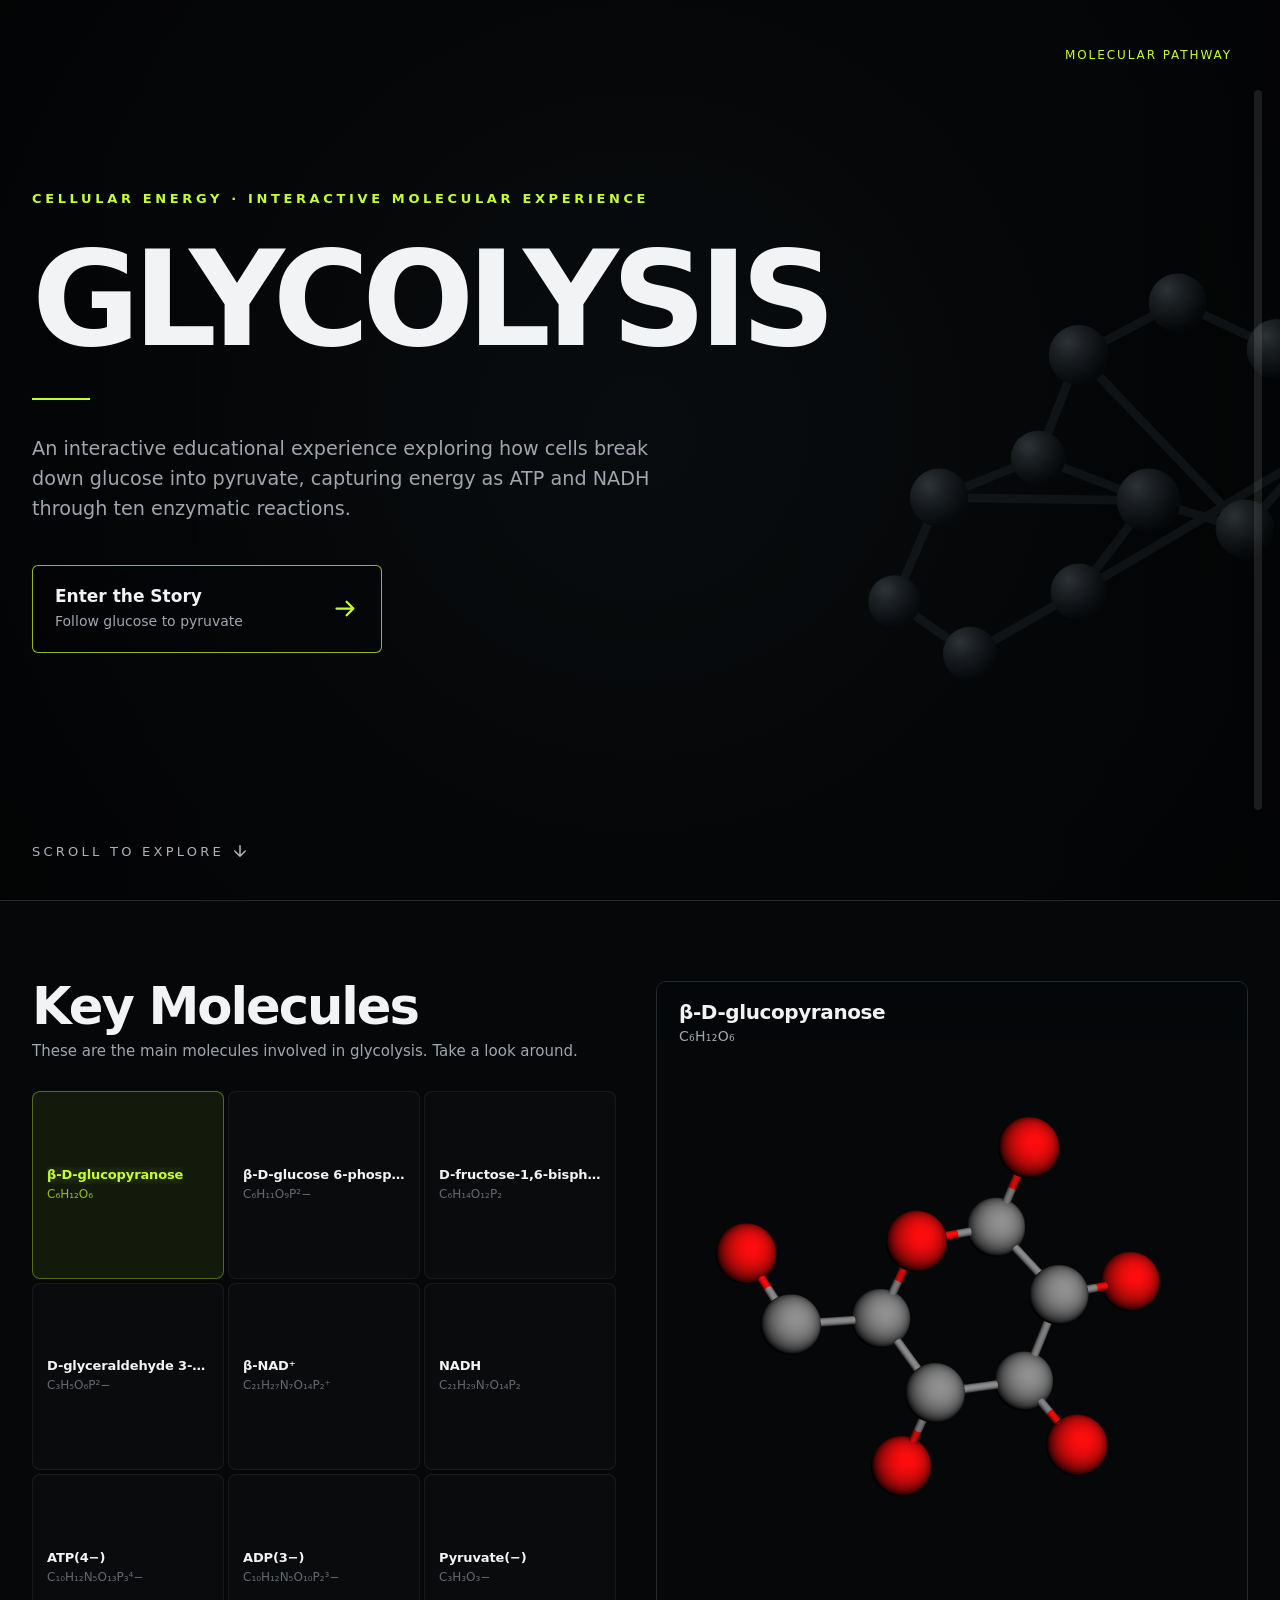
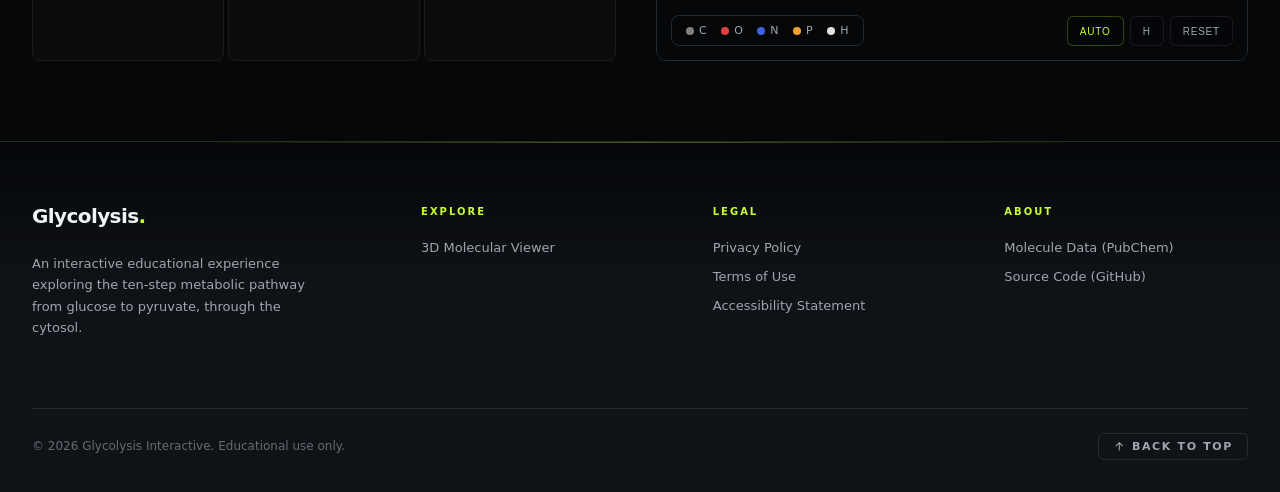
<file: index.html>
<!DOCTYPE html>
<html lang="en">
<head>
  <meta charset="utf-8">
  <meta name="viewport" content="width=device-width,initial-scale=1">
  <link rel="icon" href="/favicon.ico" type="image/x-icon">
  <meta name="description" content="An interactive molecular lecture exploring glycolysis from glucose to pyruvate.">
  <title>Glycolysis | Interactive 3D Molecular Viewer</title>
  <link rel="canonical" href="https://glycolysis.rainierps8.workers.dev/">
  <meta property="og:type" content="website">
  <meta property="og:title" content="Glycolysis | Interactive 3D Molecular Viewer">
  <meta property="og:description" content="Explore glycolysis through an interactive 3D molecular viewer with key pathway molecules.">
  <meta property="og:url" content="https://glycolysis.rainierps8.workers.dev/">
  <meta name="twitter:card" content="summary_large_image">
  <meta name="twitter:title" content="Glycolysis | Interactive 3D Molecular Viewer">
  <meta name="twitter:description" content="Explore glycolysis through an interactive 3D molecular viewer with key pathway molecules.">
  <meta name="google-site-verification" content="HNpQV2DbFSJBuhP7YB8At8Cs3YXfBu4s6o4GFPZ8FeA">
  <script type="application/ld+json">{"@context":"https://schema.org","@type":"WebApplication","name":"Glycolysis Interactive","description":"An interactive 3D molecular viewer for exploring the glycolysis metabolic pathway.","applicationCategory":"EducationalApplication","operatingSystem":"Web Browser","url":"https://glycolysis.rainierps8.workers.dev/"}</script>
  <link rel="stylesheet" href="styles/landing.css">
</head>
<body>
  <a href="#viewerSection" class="skip-link">Skip to viewer</a>

  <section class="hero" aria-labelledby="hero-title">
    <div class="hero-molecule" aria-hidden="true">
      <svg viewBox="0 0 620 620" xmlns="http://www.w3.org/2000/svg">
        <defs>
          <radialGradient id="atom" cx="32%" cy="28%" r="72%">
            <stop offset="0" stop-color="#5b6369"/>
            <stop offset=".38" stop-color="#343b40"/>
            <stop offset=".78" stop-color="#151a1e"/>
            <stop offset="1" stop-color="#080b0e"/>
          </radialGradient>
        </defs>
        <g fill="none" stroke="#242a2e" stroke-width="9" stroke-linecap="round" opacity=".8">
          <path d="M120 430L166 323L268 282L310 176L412 122L514 170L550 278L481 355L382 326L310 420L198 484Z"/>
          <path d="M166 323L382 326M268 282L382 326M310 176L481 355M310 420L550 278"/>
        </g>
        <g fill="url(#atom)">
          <circle cx="120" cy="430" r="27"/>
          <circle cx="166" cy="323" r="30"/>
          <circle cx="268" cy="282" r="28"/>
          <circle cx="310" cy="176" r="31"/>
          <circle cx="412" cy="122" r="30"/>
          <circle cx="514" cy="170" r="31"/>
          <circle cx="550" cy="278" r="29"/>
          <circle cx="481" cy="355" r="30"/>
          <circle cx="382" cy="326" r="33"/>
          <circle cx="310" cy="420" r="29"/>
          <circle cx="198" cy="484" r="28"/>
        </g>
      </svg>
    </div>
    <div class="page-context" aria-hidden="true"><strong>MOLECULAR PATHWAY</strong></div>
    <div class="hero-content">
      <div class="hero-copy">
        <p class="eyebrow">CELLULAR ENERGY &middot; INTERACTIVE MOLECULAR EXPERIENCE</p>
        <h1 id="hero-title">GLYCOLYSIS</h1>
        <div class="hero-rule" aria-hidden="true"></div>
        <p class="description">An interactive educational experience exploring how cells break down glucose into pyruvate, capturing energy as ATP and NADH through ten enzymatic reactions.</p>
        <a class="story-link" href="story/index.html">
          <span class="story-copy">
            <span class="story-title">Enter the Story</span>
            <span class="story-subtitle">Follow glucose to pyruvate</span>
          </span>
          <span class="story-arrow" aria-hidden="true"><svg viewBox="0 0 24 24" focusable="false"><path d="M4 12h15M13 6l6 6-6 6"/></svg></span>
        </a>
      </div>
      <a class="scroll-cue" href="#viewerSection">SCROLL TO EXPLORE <svg viewBox="0 0 24 24" focusable="false" aria-hidden="true"><path d="M12 5v14M19 12l-7 7-7-7"/></svg></a>
    </div>
  </section>

  <section class="viewer-section" id="viewerSection" aria-labelledby="viewer-heading">
    <div class="viewer-gate" id="viewerGate" hidden>
      <p class="viewer-gate-label">INTERACTIVE 3D VIEWER</p>
      <h2 class="viewer-gate-heading">This viewer may run less smoothly on mobile and tablet devices.</h2>
      <p class="viewer-gate-copy">For the smoothest experience, open this page on a desktop computer. You can continue here, or return without loading the molecular viewer.</p>
      <div class="viewer-gate-actions">
        <button class="viewer-gate-btn viewer-gate-btn-primary" id="viewerContinue" type="button">CONTINUE ANYWAY</button>
        <button class="viewer-gate-btn" id="viewerBack" type="button">GO BACK</button>
      </div>
    </div>
    <div class="viewer-inner" id="viewerContent" hidden>
      <div class="viewer-sidebar">
        <h2 class="viewer-heading" id="viewer-heading">Key Molecules</h2>
        <p class="viewer-subtitle">These are the main molecules involved in glycolysis. Take a look around.</p>
        <div class="mol-btn-grid" id="molGrid" role="radiogroup" aria-label="Molecule selector"></div>
      </div>
      <div class="viewer-main">
        <div class="viewer-canvas-wrap">
          <div id="viewerInfo" class="viewer-info-bar" aria-live="polite">
            <span class="viewer-info-placeholder" id="viewerPlaceholder">Select a molecule from the list</span>
            <span class="viewer-info-name" id="viewerName" hidden></span>
            <span class="viewer-info-formula" id="viewerFormula" hidden></span>
          </div>
          <div id="viewer3d" aria-label="Interactive 3D molecular visualization"></div>
          <div class="mol-legend" role="img" aria-label="Atom color legend">
            <span class="mol-legend-item"><span class="mol-legend-dot" style="background:#808080"></span>C<span class="mol-legend-tip">Carbon</span></span>
            <span class="mol-legend-item"><span class="mol-legend-dot" style="background:#e04040"></span>O<span class="mol-legend-tip">Oxygen</span></span>
            <span class="mol-legend-item"><span class="mol-legend-dot" style="background:#4060e0"></span>N<span class="mol-legend-tip">Nitrogen</span></span>
            <span class="mol-legend-item"><span class="mol-legend-dot" style="background:#f0a030"></span>P<span class="mol-legend-tip">Phosphorus</span></span>
            <span class="mol-legend-item"><span class="mol-legend-dot" style="background:#e0e0e0"></span>H<span class="mol-legend-tip">Hydrogen</span></span>
          </div>
          <div class="viewer-controls" role="toolbar" aria-label="Viewer controls">
            <button class="vc-btn" id="btnToggleSpin" aria-pressed="true" title="Toggle auto-rotation">AUTO</button>
            <button class="vc-btn" id="btnToggleH" aria-pressed="false" title="Toggle hydrogen atoms">H</button>
            <button class="vc-btn" id="btnReset" title="Reset camera view">RESET</button>
          </div>
        </div>
      </div>
    </div>
  </section>

  <div class="floating-scrollbar" id="floatingScrollbar" role="scrollbar" aria-label="Page scroll position" aria-valuemin="0" aria-valuemax="100" aria-valuenow="0" tabindex="0"><div class="floating-scrollbar-thumb" id="floatingScrollbarThumb"></div></div>

  <footer class="site-footer" role="contentinfo">
    <div class="footer-top">
      <div class="footer-brand">
        <div class="footer-logo">Glycolysis<span class="accent">.</span></div>
        <p class="footer-tagline">An interactive educational experience exploring the ten-step metabolic pathway from glucose to pyruvate, through the cytosol.</p>
      </div>
      <nav class="footer-col" aria-label="Explore">
        <span class="footer-col-title">Explore</span>
        <a href="#viewerSection">3D Molecular Viewer</a>
      </nav>
      <nav class="footer-col" aria-label="Legal">
        <span class="footer-col-title">Legal</span>
        <a href="privacy.html">Privacy Policy</a>
        <a href="terms.html">Terms of Use</a>
        <a href="accessibility.html">Accessibility Statement</a>
      </nav>
      <div class="footer-col">
        <span class="footer-col-title">About</span>
        <a href="https://pubchem.ncbi.nlm.nih.gov/" target="_blank" rel="noopener">Molecule Data (PubChem)</a>
        <a href="https://github.com/Rainier-PS/Glycolysis" target="_blank" rel="noopener">Source Code (GitHub)</a>
      </div>
    </div>
    <div class="footer-divider"></div>
    <div class="footer-bottom">
      <span class="footer-copy">&copy; 2026 Glycolysis Interactive. Educational use only.</span>
      <div class="footer-bottom-links">
        <a href="#" class="footer-back-top" aria-label="Back to top"><svg viewBox="0 0 24 24" focusable="false" aria-hidden="true"><path d="M12 19V5M6 11l6-6 6 6"/></svg> Back to top</a>
      </div>
    </div>
  </footer>

  <script src="src/viewer.js"></script>
  <script src="src/init.js"></script>
</body>
</html>
</file>
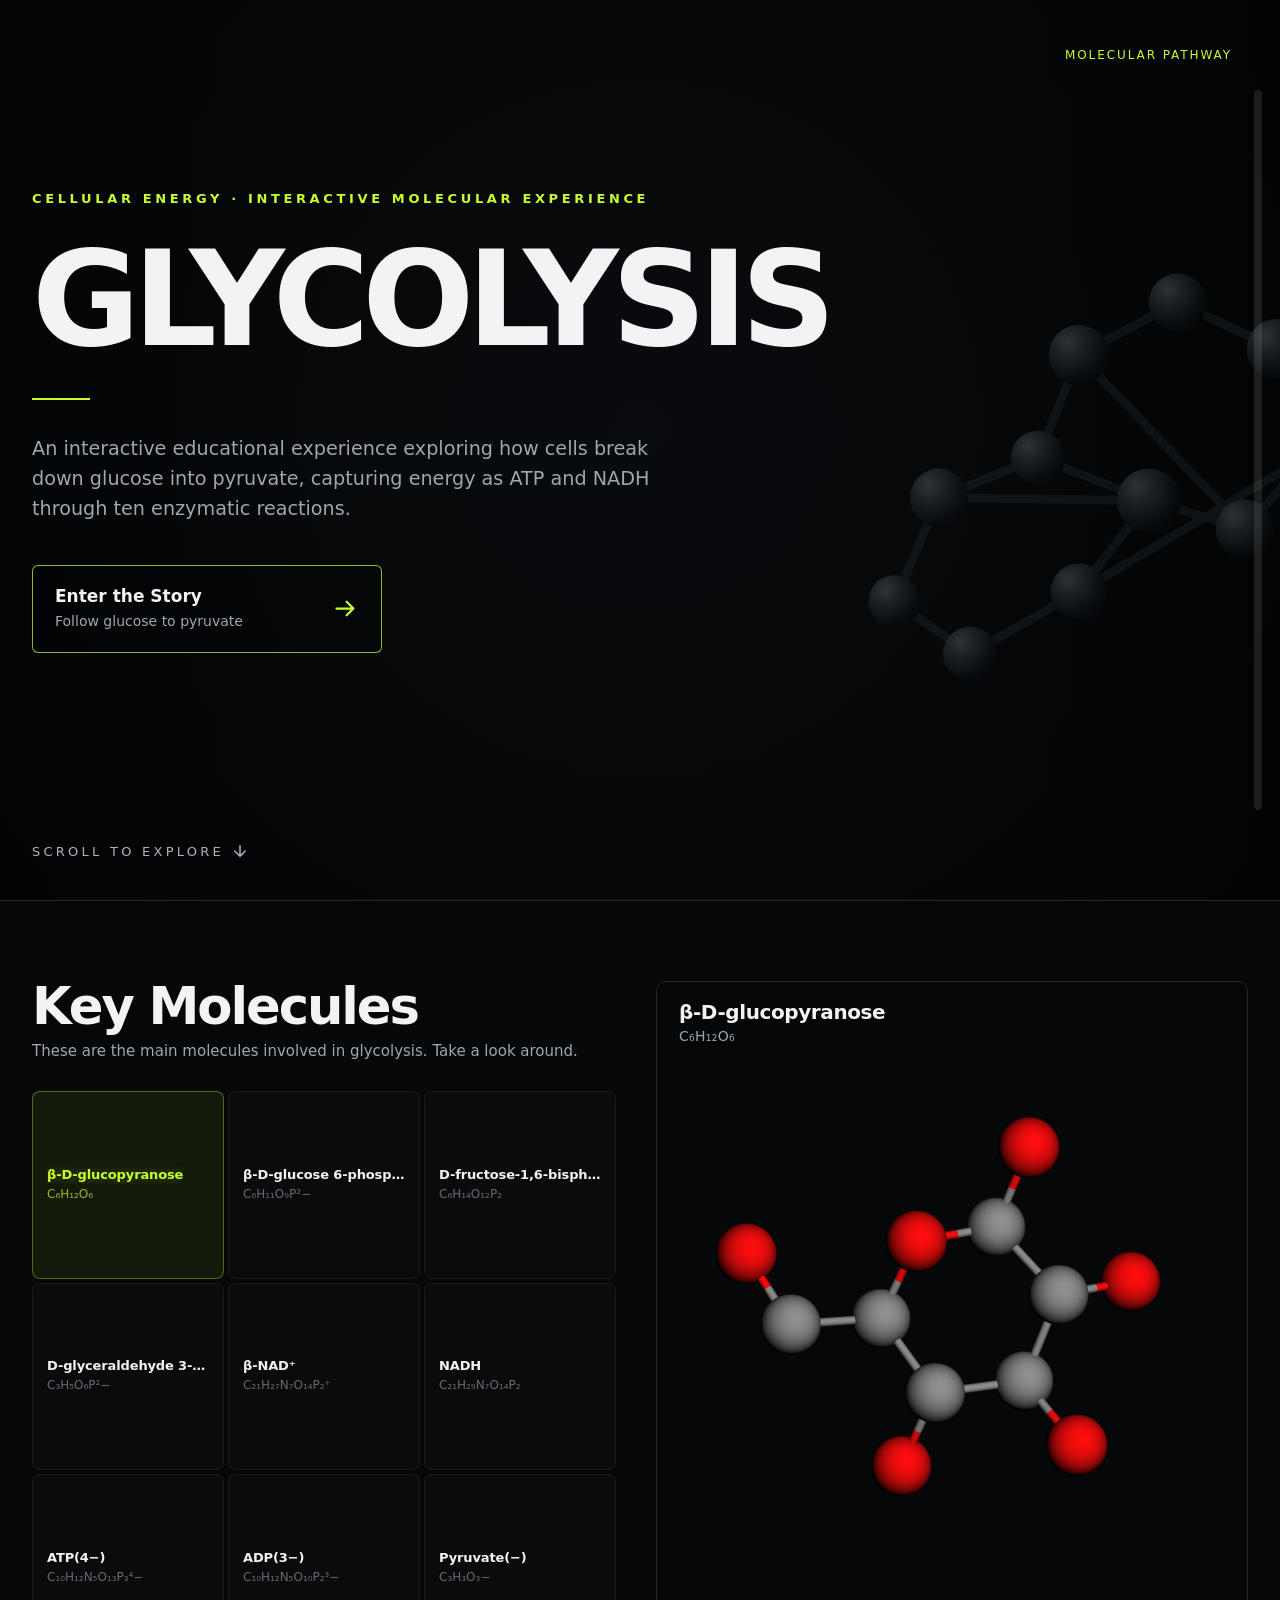
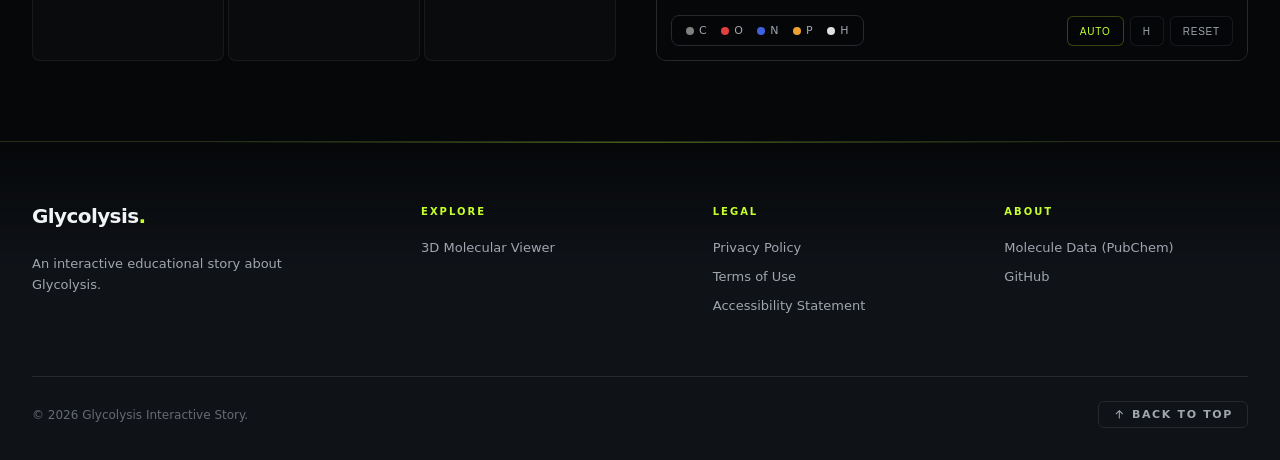
<file: public/index.html>
<!DOCTYPE html>
<html lang="en">
<head>
  <meta charset="utf-8">
  <meta name="viewport" content="width=device-width,initial-scale=1">
  <link rel="icon" href="/favicon.ico" type="image/x-icon">
  <meta name="description" content="An interactive molecular lecture exploring glycolysis from glucose to pyruvate.">
  <title>Glycolysis | Interactive 3D Molecular Viewer</title>
  <link rel="canonical" href="https://glycolysis.rainierps8.workers.dev/">
  <meta property="og:type" content="website">
  <meta property="og:title" content="Glycolysis | Interactive 3D Molecular Viewer">
  <meta property="og:description" content="Explore glycolysis through an interactive 3D molecular viewer with key pathway molecules.">
  <meta property="og:url" content="https://glycolysis.rainierps8.workers.dev/">
  <meta name="twitter:card" content="summary_large_image">
  <meta name="twitter:title" content="Glycolysis | Interactive 3D Molecular Viewer">
  <meta name="twitter:description" content="Explore glycolysis through an interactive 3D molecular viewer with key pathway molecules.">
  <meta name="google-site-verification" content="HNpQV2DbFSJBuhP7YB8At8Cs3YXfBu4s6o4GFPZ8FeA">
  <script type="application/ld+json">{"@context":"https://schema.org","@type":"WebApplication","name":"Glycolysis Interactive","description":"An interactive 3D molecular viewer for exploring the glycolysis metabolic pathway.","applicationCategory":"EducationalApplication","operatingSystem":"Web Browser","url":"https://glycolysis.rainierps8.workers.dev/"}</script>
  <link rel="stylesheet" href="styles/landing.css">
</head>
<body>
  <a href="#viewerSection" class="skip-link">Skip to viewer</a>

  <section class="hero" aria-labelledby="hero-title">
    <div class="hero-molecule" aria-hidden="true">
      <svg viewBox="0 0 620 620" xmlns="http://www.w3.org/2000/svg">
        <defs>
          <radialGradient id="atom" cx="32%" cy="28%" r="72%">
            <stop offset="0" stop-color="#5b6369"/>
            <stop offset=".38" stop-color="#343b40"/>
            <stop offset=".78" stop-color="#151a1e"/>
            <stop offset="1" stop-color="#080b0e"/>
          </radialGradient>
        </defs>
        <g fill="none" stroke="#242a2e" stroke-width="9" stroke-linecap="round" opacity=".8">
          <path d="M120 430L166 323L268 282L310 176L412 122L514 170L550 278L481 355L382 326L310 420L198 484Z"/>
          <path d="M166 323L382 326M268 282L382 326M310 176L481 355M310 420L550 278"/>
        </g>
        <g fill="url(#atom)">
          <circle cx="120" cy="430" r="27"/>
          <circle cx="166" cy="323" r="30"/>
          <circle cx="268" cy="282" r="28"/>
          <circle cx="310" cy="176" r="31"/>
          <circle cx="412" cy="122" r="30"/>
          <circle cx="514" cy="170" r="31"/>
          <circle cx="550" cy="278" r="29"/>
          <circle cx="481" cy="355" r="30"/>
          <circle cx="382" cy="326" r="33"/>
          <circle cx="310" cy="420" r="29"/>
          <circle cx="198" cy="484" r="28"/>
        </g>
      </svg>
    </div>
    <div class="page-context" aria-hidden="true"><strong>MOLECULAR PATHWAY</strong></div>
    <div class="hero-content">
      <div class="hero-copy">
        <p class="eyebrow">CELLULAR ENERGY &middot; INTERACTIVE MOLECULAR EXPERIENCE</p>
        <h1 id="hero-title">GLYCOLYSIS</h1>
        <div class="hero-rule" aria-hidden="true"></div>
        <p class="description">An interactive educational experience exploring how cells break down glucose into pyruvate, capturing energy as ATP and NADH through ten enzymatic reactions.</p>
        <a class="story-link" href="story/index.html">
          <span class="story-copy">
            <span class="story-title">Enter the Story</span>
            <span class="story-subtitle">Follow glucose to pyruvate</span>
          </span>
          <span class="story-arrow" aria-hidden="true"><svg viewBox="0 0 24 24" focusable="false"><path d="M4 12h15M13 6l6 6-6 6"/></svg></span>
        </a>
      </div>
      <a class="scroll-cue" href="#viewerSection">SCROLL TO EXPLORE <svg viewBox="0 0 24 24" focusable="false" aria-hidden="true"><path d="M12 5v14M19 12l-7 7-7-7"/></svg></a>
    </div>
  </section>

  <section class="viewer-section" id="viewerSection" aria-labelledby="viewer-heading">
    <div class="viewer-gate" id="viewerGate" hidden>
      <p class="viewer-gate-label">INTERACTIVE 3D VIEWER</p>
      <h2 class="viewer-gate-heading">This viewer may run less smoothly on mobile and tablet devices.</h2>
      <p class="viewer-gate-copy">For the smoothest experience, open this page on a desktop computer. You can continue here, or return without loading the molecular viewer.</p>
      <div class="viewer-gate-actions">
        <button class="viewer-gate-btn viewer-gate-btn-primary" id="viewerContinue" type="button">CONTINUE ANYWAY</button>
        <button class="viewer-gate-btn" id="viewerBack" type="button">GO BACK</button>
      </div>
    </div>
    <div class="viewer-inner" id="viewerContent" hidden>
      <div class="viewer-sidebar">
        <h2 class="viewer-heading" id="viewer-heading">Key Molecules</h2>
        <p class="viewer-subtitle">These are the main molecules involved in glycolysis. Take a look around.</p>
        <div class="mol-btn-grid" id="molGrid" role="radiogroup" aria-label="Molecule selector"></div>
      </div>
      <div class="viewer-main">
        <div class="viewer-canvas-wrap">
          <div id="viewerInfo" class="viewer-info-bar" aria-live="polite">
            <span class="viewer-info-placeholder" id="viewerPlaceholder">Select a molecule from the list</span>
            <span class="viewer-info-name" id="viewerName" hidden></span>
            <span class="viewer-info-formula" id="viewerFormula" hidden></span>
          </div>
          <div id="viewer3d" aria-label="Interactive 3D molecular visualization"></div>
          <div class="mol-legend" role="img" aria-label="Atom color legend">
            <span class="mol-legend-item"><span class="mol-legend-dot" style="background:#808080"></span>C<span class="mol-legend-tip">Carbon</span></span>
            <span class="mol-legend-item"><span class="mol-legend-dot" style="background:#e04040"></span>O<span class="mol-legend-tip">Oxygen</span></span>
            <span class="mol-legend-item"><span class="mol-legend-dot" style="background:#4060e0"></span>N<span class="mol-legend-tip">Nitrogen</span></span>
            <span class="mol-legend-item"><span class="mol-legend-dot" style="background:#f0a030"></span>P<span class="mol-legend-tip">Phosphorus</span></span>
            <span class="mol-legend-item"><span class="mol-legend-dot" style="background:#e0e0e0"></span>H<span class="mol-legend-tip">Hydrogen</span></span>
          </div>
          <div class="viewer-controls" role="toolbar" aria-label="Viewer controls">
            <button class="vc-btn" id="btnToggleSpin" aria-pressed="true" title="Toggle auto-rotation">AUTO</button>
            <button class="vc-btn" id="btnToggleH" aria-pressed="false" title="Toggle hydrogen atoms">H</button>
            <button class="vc-btn" id="btnReset" title="Reset camera view">RESET</button>
          </div>
        </div>
      </div>
    </div>
  </section>

  <div class="floating-scrollbar" id="floatingScrollbar" role="scrollbar" aria-label="Page scroll position" aria-valuemin="0" aria-valuemax="100" aria-valuenow="0" tabindex="0"><div class="floating-scrollbar-thumb" id="floatingScrollbarThumb"></div></div>

  <footer class="site-footer" role="contentinfo">
    <div class="footer-top">
      <div class="footer-brand">
        <div class="footer-logo">Glycolysis<span class="accent">.</span></div>
        <p class="footer-tagline">An interactive educational story about Glycolysis.</p>
      </div>
      <nav class="footer-col" aria-label="Explore">
        <span class="footer-col-title">Explore</span>
        <a href="#viewerSection">3D Molecular Viewer</a>
      </nav>
      <nav class="footer-col" aria-label="Legal">
        <span class="footer-col-title">Legal</span>
        <a href="privacy.html">Privacy Policy</a>
        <a href="terms.html">Terms of Use</a>
        <a href="accessibility.html">Accessibility Statement</a>
      </nav>
      <div class="footer-col">
        <span class="footer-col-title">About</span>
        <a href="https://pubchem.ncbi.nlm.nih.gov/" target="_blank" rel="noopener">Molecule Data (PubChem)</a>
        <a href="https://github.com/Rainier-PS/Glycolysis" target="_blank" rel="noopener">GitHub</a>
      </div>
    </div>
    <div class="footer-divider"></div>
    <div class="footer-bottom">
      <span class="footer-copy">&copy; 2026 Glycolysis Interactive Story.</span>
      <div class="footer-bottom-links">
        <a href="#" class="footer-back-top" aria-label="Back to top"><svg viewBox="0 0 24 24" focusable="false" aria-hidden="true"><path d="M12 19V5M6 11l6-6 6 6"/></svg> Back to top</a>
      </div>
    </div>
  </footer>

  <script src="src/viewer.js"></script>
  <script src="src/init.js"></script>
</body>
</html>
</file>
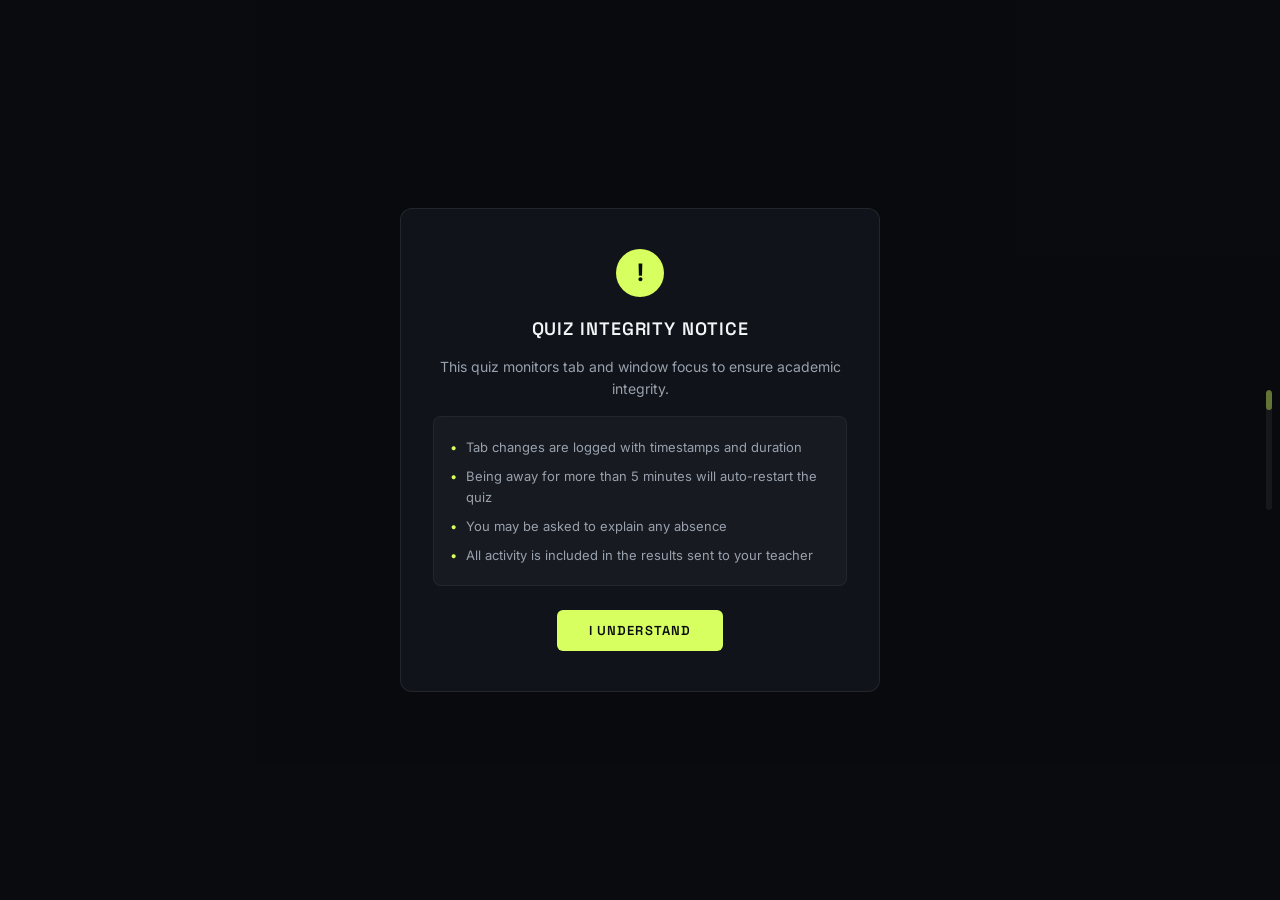
<file: story/index.html>
<!DOCTYPE html>
<html lang="en">
<head>
  <meta charset="UTF-8">
  <meta name="viewport" content="width=device-width, initial-scale=1.0, viewport-fit=cover">
  <link rel="icon" href="/favicon.ico" type="image/x-icon">
  <title>Glycolysis | An Interactive Molecular Journey</title>
  <meta name="description" content="Explore glycolysis through an interactive molecular journey from glucose to pyruvate, with clear explanations of ATP, NADH, and the ten reactions of the pathway.">
  <link rel="preconnect" href="https://fonts.googleapis.com">
  <link rel="preconnect" href="https://fonts.gstatic.com" crossorigin>
  <link href="https://fonts.googleapis.com/css2?family=Inter:wght@300;400;500;600;700&family=Space+Grotesk:wght@300;400;500;600;700&display=swap" rel="stylesheet">
  <script src="../vendor/3dmol/3Dmol-min.js"></script>
  <link rel="stylesheet" href="story.css">
</head>
<body>
  <a href="#mainContent" class="skip-link">Skip to main content</a>
  <div id="storyViewerGate" class="story-viewer-gate" hidden>
    <div class="story-viewer-gate-card" role="dialog" aria-modal="true" aria-labelledby="storyViewerGateTitle">
      <p class="story-viewer-gate-label">INTERACTIVE 3D STORY</p>
      <h1 id="storyViewerGateTitle">This experience may run less smoothly on tablets and mobile devices.</h1>
      <p>For the smoothest experience, use a desktop computer. You can continue into the story or return home without loading the molecular viewer.</p>
      <div class="story-viewer-gate-actions"><button class="story-viewer-gate-btn story-viewer-gate-btn-primary" id="storyViewerContinue" type="button">CONTINUE ANYWAY</button><button class="story-viewer-gate-btn" id="storyViewerBack" type="button">GO BACK HOME</button></div>
    </div>
  </div>
  <div id="srLive" class="sr-only" aria-live="polite" aria-atomic="true" role="status"></div>
  <div id="srMolDesc" class="sr-only" role="img"></div>
  <div id="loadingScreen" role="status" aria-live="polite" aria-label="Loading documentary">
  <div class="loader-title">Glycolysis</div>
  <div class="loader-sub">Preparing your journey&hellip;</div>
  <div class="loader-dots" aria-hidden="true"><span></span><span></span><span></span></div>
</div>
  <div id="mainContent" role="main" aria-label="Glycolysis molecular documentary">
  <div id="viewport" aria-label="Interactive 3D molecular visualization" aria-describedby="srMolDesc"><div id="molViewer"></div></div>
  <div id="molFade" aria-hidden="true"></div>
  <div id="molFallback"><div id="molFallbackText"></div></div>
  <canvas id="atmosphere" aria-hidden="true"></canvas>
  <div id="fadeOverlay" aria-hidden="true"></div>
  <div id="sceneLabel" aria-hidden="true"></div>
  <div id="stepCounter" aria-hidden="true"></div>
  <div id="molLabel" aria-hidden="true">
    <div class="mol-label-name" id="molLabelName"></div>
    <div class="mol-label-formula" id="molLabelFormula"></div>
  </div>
  <div id="navControls" role="toolbar" aria-label="Navigation controls">
    <button type="button" class="nar-btn" id="btnHome" aria-label="Back to home" title="Back to home"><svg viewBox="0 0 24 24" focusable="false" aria-hidden="true"><path d="M3 11.5 12 4l9 7.5M5.5 10v10h13V10M9.5 20v-6h5v6"/></svg><span>HOME</span></button>
    <button class="nar-btn" id="btnRestart" aria-label="Restart story" title="Restart story"><svg viewBox="0 0 24 24" focusable="false" aria-hidden="true"><path d="M4 11a8 8 0 1 1 2.3 5.7M4 5v6h6"/></svg><span>RESTART</span></button>
  </div>
  <div id="narrationControls" role="toolbar" aria-label="Narration and playback controls">
    <button class="nar-btn" id="btnNarration" aria-pressed="true" aria-label="Toggle voice narration" title="Toggle narration (N)"><svg viewBox="0 0 24 24" focusable="false" aria-hidden="true"><path d="M4 10v4h3l5 4V6l-5 4H4M16 9a4 4 0 0 1 0 6M18.5 6.5a8 8 0 0 1 0 11"/></svg><span>NARRATION</span></button>
    <button class="nar-btn" id="btnPause" aria-pressed="false" aria-label="Pause story (P)" title="Pause story (P)"><svg viewBox="0 0 24 24" focusable="false" aria-hidden="true"><path d="M7 5v14M17 5v14"/></svg><span>PAUSE</span></button>
  </div>
  <button type="button" id="mobileToolsToggle" aria-expanded="false" aria-controls="viewerToolbar legend">MOLECULE TOOLS <span aria-hidden="true">+</span></button>
  <div id="enzymeLabel" aria-hidden="true">
    <div class="enzyme-name" id="enzymeName"></div>
    <div class="enzyme-reaction" id="enzymeReaction"></div>
  </div>
  <div id="viewerToolbar" role="toolbar" aria-label="Viewer controls">
    <button class="vtb" id="btnRotate" aria-pressed="true" aria-label="Toggle auto rotation" title="Auto-rotate (R)">AUTO</button>
    <button class="vtb" id="btnHydrogen" aria-pressed="false" aria-label="Toggle hydrogen atoms" title="Show hydrogens (H)">H</button>
    <button class="vtb" id="btnReset" aria-label="Reset camera view" title="Reset camera"><svg viewBox="0 0 24 24" focusable="false" aria-hidden="true"><circle cx="12" cy="12" r="8"/><path d="M12 4v4M12 16v4M4 12h4M16 12h4"/></svg><span>RESET</span></button>
  </div>
  <div id="deepDetail" aria-hidden="true">
    <button id="deepDetailToggle" type="button" aria-expanded="false" aria-controls="deepDetailText"><span id="deepDetailLabel">DEEPER DETAIL</span><span aria-hidden="true">+</span></button>
    <div id="deepDetailText" hidden></div>
  </div>
  <div id="caption" aria-hidden="true"><div id="captionText"></div></div>
  <div id="sceneControls" role="toolbar" aria-label="Scene playback controls">
    <div id="countdownText" role="timer" aria-label="Countdown"></div>
    <div id="navRow">
      <button class="sctrl" id="btnPrev" aria-label="Previous scene"><svg viewBox="0 0 24 24" focusable="false" aria-hidden="true"><path d="M20 12H5M11 6l-6 6 6 6"/></svg> BACK</button>
      <button class="sctrl" id="btnStay" aria-label="Stay on this scene (S)" title="Stay on this scene (S)">STAY</button>
      <button class="sctrl" id="btnNext" aria-label="Next scene">NEXT <svg viewBox="0 0 24 24" focusable="false" aria-hidden="true"><path d="M4 12h15M13 6l6 6-6 6"/></svg></button>
    </div>
  </div>
  <div id="accounting" aria-label="Energy accounting"></div>
  <div id="overallEquation" aria-label="Overall glycolysis equation"></div>
  <div id="legend" aria-label="Atom color legend" role="img">
    <span class="leg-item"><span class="leg-dot" style="background:#808080" aria-hidden="true"></span>C<span class="leg-tip">Carbon</span></span>
    <span class="leg-item"><span class="leg-dot" style="background:#e04040" aria-hidden="true"></span>O<span class="leg-tip">Oxygen</span></span>
    <span class="leg-item"><span class="leg-dot" style="background:#4060e0" aria-hidden="true"></span>N<span class="leg-tip">Nitrogen</span></span>
    <span class="leg-item"><span class="leg-dot" style="background:#f0a030" aria-hidden="true"></span>P<span class="leg-tip">Phosphorus</span></span>
    <span class="leg-item"><span class="leg-dot" style="background:#e0e0e0" aria-hidden="true"></span>H<span class="leg-tip">Hydrogen</span></span>
  </div>
  <div id="molecularCaveat" aria-hidden="true">Representative ionic form; protonation state depends on pH.</div>
  <div id="loadingIndicator" aria-hidden="true">preparing molecular structure&hellip;</div>
  <div id="quizOverlay" class="overlay-panel" role="dialog" aria-label="Quiz checkpoint" aria-modal="true" tabindex="-1">
    <div id="quizContainer">
      <div id="quizProgress"><span id="quizProgressText"></span></div>
      <div id="quizQuestionText"></div>
      <div id="quizOptions" role="radiogroup" aria-label="Answer options"></div>
      <div id="quizFeedback" aria-live="polite"><div id="quizFeedbackText"></div></div>
      <button type="button" id="quizContinue" class="quiz-continue-btn" aria-label="Continue story">CONTINUE STORY</button>
    </div>
  </div>
  <div id="resultsOverlay" class="overlay-panel" role="dialog" aria-label="Story results" aria-modal="true" tabindex="-1">
    <div id="resultsContainer">
      <div class="results-header">STORY COMPLETE</div>
      <div id="resultsScore" class="results-score"></div>
      <div id="resultsPercentage" class="results-pct"></div>
      <div id="resultsReview" class="results-review"></div>
      <div class="results-detail-cards">
        <div class="results-detail-card">
          <div class="results-detail-label">CORRECT</div>
          <div class="results-detail-value" id="resultsCorrectCount"></div>
        </div>
        <div class="results-detail-card">
          <div class="results-detail-label">INCORRECT</div>
          <div class="results-detail-value incorrect" id="resultsIncorrectCount"></div>
        </div>
      </div>
      <div class="results-actions">
        <button type="button" id="resultsHomeBtn" class="results-btn">HOME</button>
        <button type="button" id="resultsRestartBtn" class="results-btn">RESTART STORY</button>
        <button type="button" id="resultsDownloadBtn" class="results-btn">DOWNLOAD RESULTS</button>
        <button type="button" id="resultsEmailBtn" class="results-btn results-btn-accent">EMAIL RESULTS TO TEACHER</button>
      </div>
    </div>
  </div>
  <div id="emailOverlay" class="overlay-panel" role="dialog" aria-label="Email results" aria-modal="true" tabindex="-1">
    <div id="emailContainer">
      <div class="email-header">EMAIL RESULTS TO TEACHER</div>
      <p class="email-note" id="emailNote">Your email app will open with the results and verification link filled in. You can optionally attach the downloaded results file. All fields are required.</p>
      <div id="emailError" class="email-error" role="alert"></div>
      <form id="emailForm" novalidate>
        <label class="email-label" for="emailTeacherName">Teacher name</label>
        <input type="text" id="emailTeacherName" class="email-input" maxlength="200" autocomplete="off" required>
        <label class="email-label" for="emailTeacherEmail">Teacher email</label>
        <input type="email" id="emailTeacherEmail" class="email-input" maxlength="254" autocomplete="off" required>
        <label class="email-label" for="emailStudentName">Your name</label>
        <input type="text" id="emailStudentName" class="email-input" maxlength="200" autocomplete="off" required>
        <div class="email-actions">
          <button type="button" id="emailCancel" class="results-btn">CANCEL</button>
          <button type="button" id="emailSend" class="results-btn results-btn-accent">OPEN EMAIL APP</button>
        </div>
      </form>
    </div>
  </div>
  <div id="downloadOverlay" class="overlay-panel" role="dialog" aria-label="Download results" aria-modal="true" tabindex="-1">
    <div id="downloadContainer">
      <div class="email-header">DOWNLOAD RESULTS</div>
      <p class="email-note">Enter your name to create a verified results file. Your verification code can be checked by a teacher.</p>
      <div id="downloadError" class="email-error" role="alert"></div>
      <form id="downloadForm" novalidate>
        <label class="email-label" for="downloadStudentName">Your name</label>
        <input type="text" id="downloadStudentName" class="email-input" maxlength="200" autocomplete="name" required>
        <div class="email-actions">
          <button type="button" id="downloadCancel" class="results-btn">CANCEL</button>
          <button type="submit" id="downloadSubmit" class="results-btn results-btn-accent">DOWNLOAD FILE</button>
        </div>
      </form>
    </div>
  </div>
</div>
  <script src="questions.js"></script>
  <script src="story.js"></script>
</body>
</html>
</file>
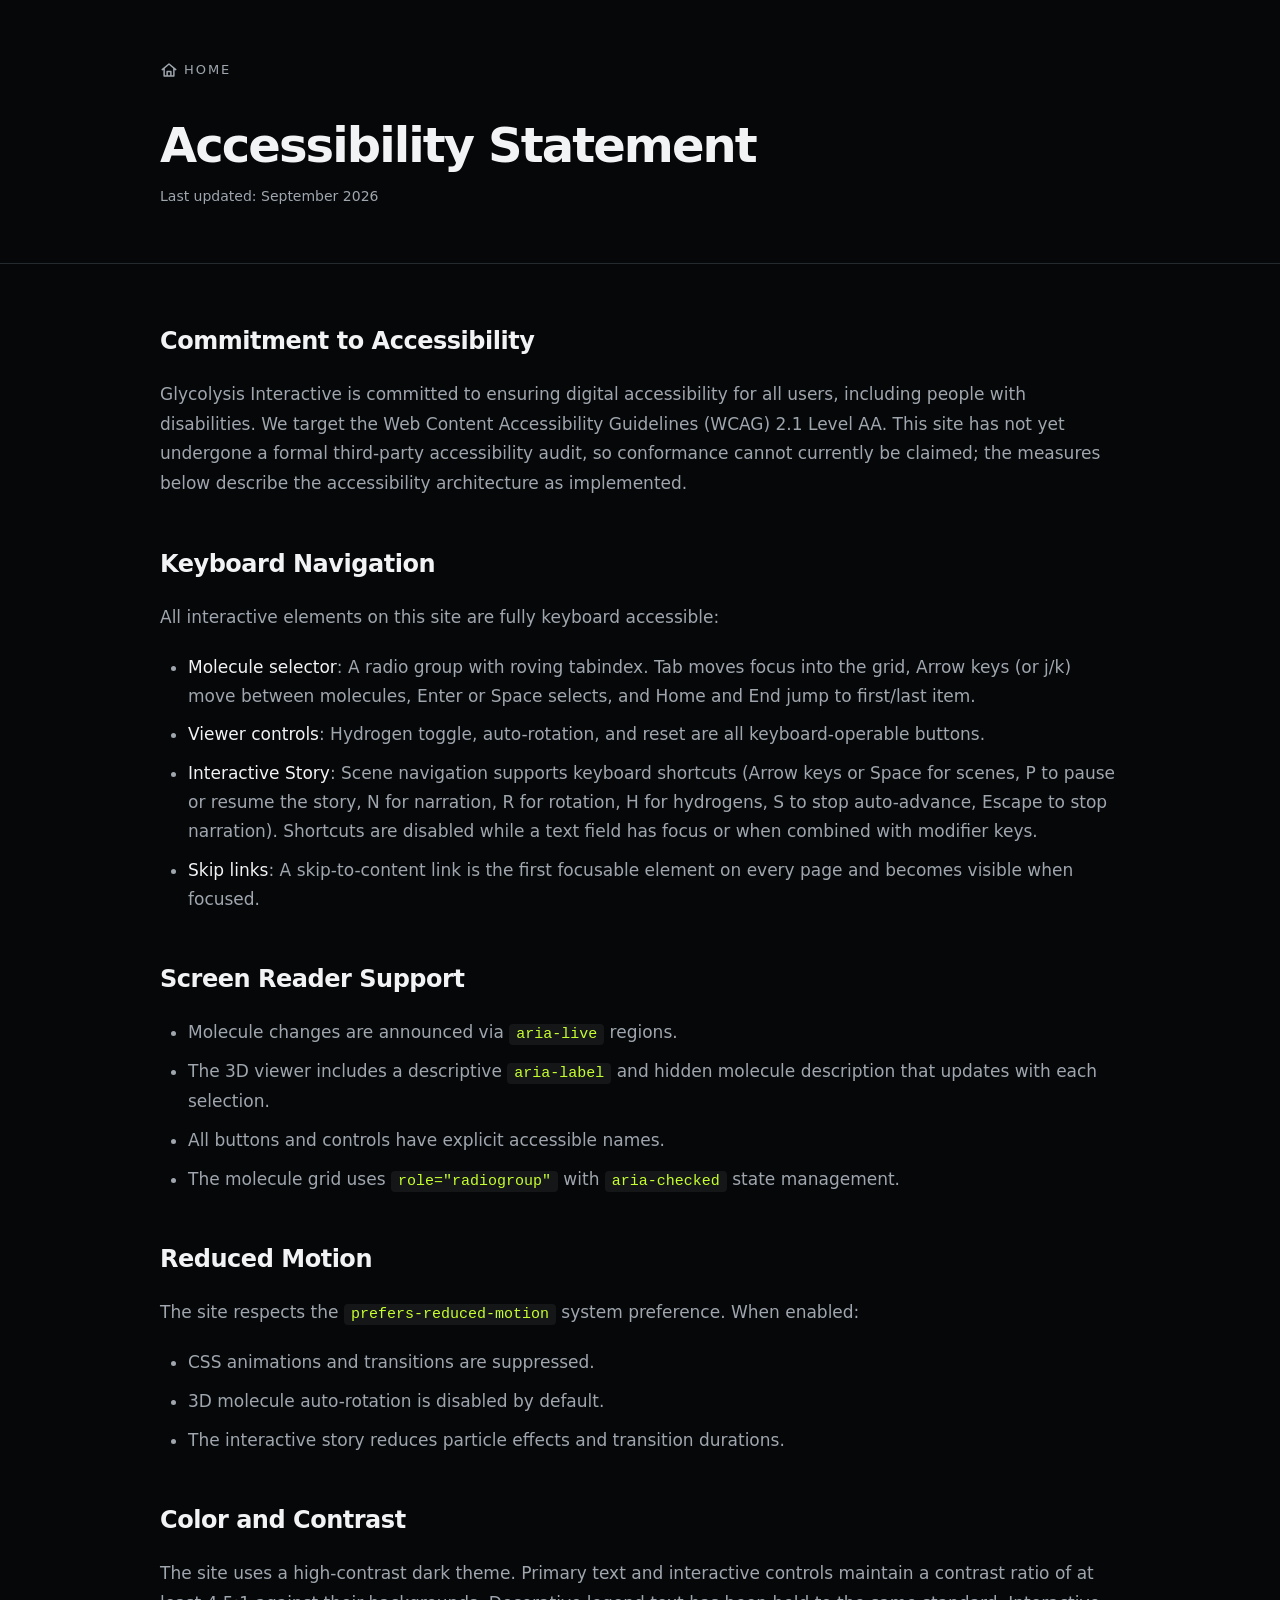
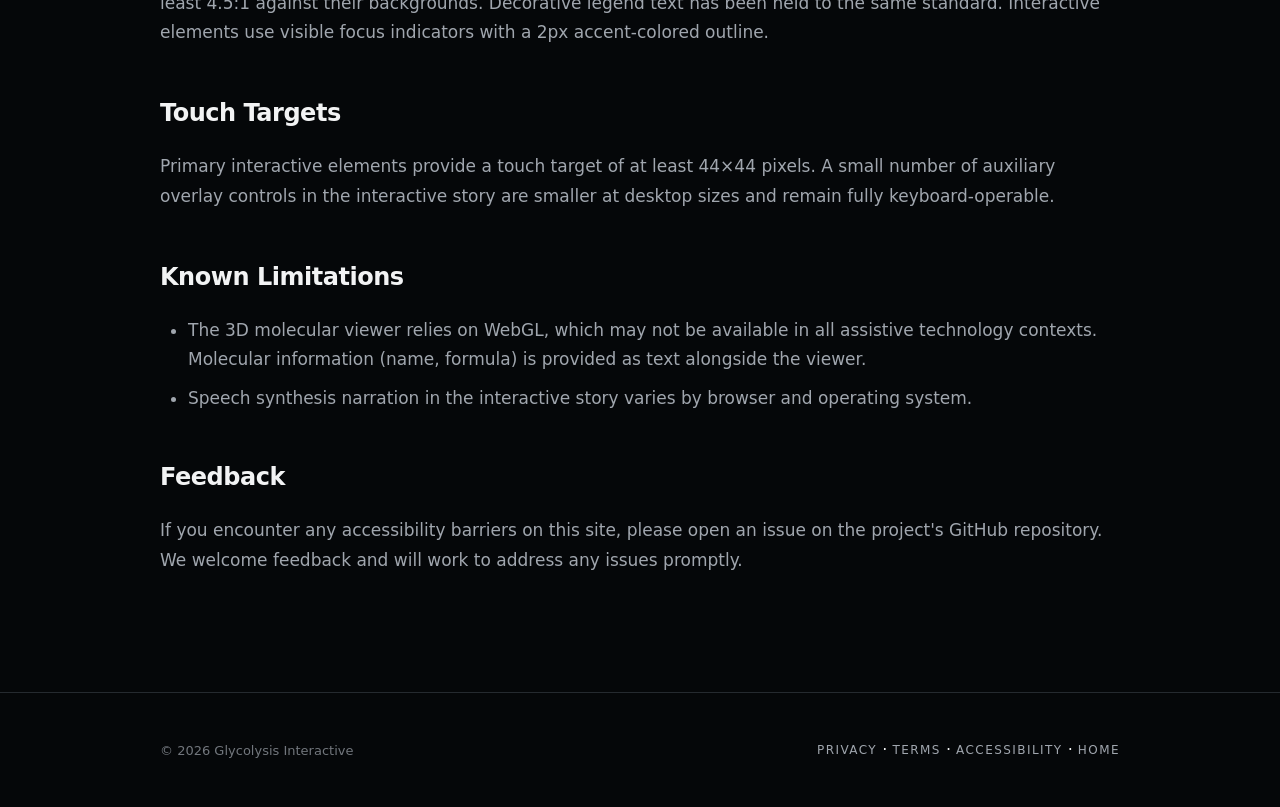
<file: accessibility.html>
<!DOCTYPE html>
<html lang="en">
<head>
  <meta charset="utf-8">
  <meta name="viewport" content="width=device-width,initial-scale=1">
  <link rel="icon" href="/favicon.ico" type="image/x-icon">
  <link rel="stylesheet" href="styles/legal.css">
  <title>Accessibility Statement | Glycolysis Interactive</title>
  <meta name="description" content="Accessibility statement for the Glycolysis Interactive educational molecular viewer.">
  <link rel="canonical" href="https://glycolysis.rainierps8.workers.dev/accessibility.html">
</head>
<body>
  <a href="#mainContent" class="skip-link">Skip to content</a>

  <header class="page-header">
    <div class="page-header-inner">
      <a href="index.html" class="back-link"><svg viewBox="0 0 24 24" focusable="false" aria-hidden="true"><path d="M3 11.5 12 4l9 7.5M5.5 10v10h13V10M9.5 20v-6h5v6"/></svg> Home</a>
      <h1 class="page-title">Accessibility Statement</h1>
      <p class="page-updated">Last updated: September 2026</p>
    </div>
  </header>

  <main class="content" id="mainContent" role="main">
    <h2>Commitment to Accessibility</h2>
    <p>Glycolysis Interactive is committed to ensuring digital accessibility for all users, including people with disabilities. We target the Web Content Accessibility Guidelines (WCAG) 2.1 Level AA. This site has not yet undergone a formal third-party accessibility audit, so conformance cannot currently be claimed; the measures below describe the accessibility architecture as implemented.</p>

    <h2>Keyboard Navigation</h2>
    <p>All interactive elements on this site are fully keyboard accessible:</p>
    <ul>
      <li><strong>Molecule selector</strong>: A radio group with roving tabindex. Tab moves focus into the grid, Arrow keys (or j/k) move between molecules, Enter or Space selects, and Home and End jump to first/last item.</li>
      <li><strong>Viewer controls</strong>: Hydrogen toggle, auto-rotation, and reset are all keyboard-operable buttons.</li>
      <li><strong>Interactive Story</strong>: Scene navigation supports keyboard shortcuts (Arrow keys or Space for scenes, P to pause or resume the story, N for narration, R for rotation, H for hydrogens, S to stop auto-advance, Escape to stop narration). Shortcuts are disabled while a text field has focus or when combined with modifier keys.</li>
      <li><strong>Skip links</strong>: A skip-to-content link is the first focusable element on every page and becomes visible when focused.</li>
    </ul>

    <h2>Screen Reader Support</h2>
    <ul>
      <li>Molecule changes are announced via <code>aria-live</code> regions.</li>
      <li>The 3D viewer includes a descriptive <code>aria-label</code> and hidden molecule description that updates with each selection.</li>
      <li>All buttons and controls have explicit accessible names.</li>
      <li>The molecule grid uses <code>role="radiogroup"</code> with <code>aria-checked</code> state management.</li>
    </ul>

    <h2>Reduced Motion</h2>
    <p>The site respects the <code>prefers-reduced-motion</code> system preference. When enabled:</p>
    <ul>
      <li>CSS animations and transitions are suppressed.</li>
      <li>3D molecule auto-rotation is disabled by default.</li>
      <li>The interactive story reduces particle effects and transition durations.</li>
    </ul>

    <h2>Color and Contrast</h2>
    <p>The site uses a high-contrast dark theme. Primary text and interactive controls maintain a contrast ratio of at least 4.5:1 against their backgrounds. Decorative legend text has been held to the same standard. Interactive elements use visible focus indicators with a 2px accent-colored outline.</p>

    <h2>Touch Targets</h2>
    <p>Primary interactive elements provide a touch target of at least 44×44 pixels. A small number of auxiliary overlay controls in the interactive story are smaller at desktop sizes and remain fully keyboard-operable.</p>

    <h2>Known Limitations</h2>
    <ul>
      <li>The 3D molecular viewer relies on WebGL, which may not be available in all assistive technology contexts. Molecular information (name, formula) is provided as text alongside the viewer.</li>
      <li>Speech synthesis narration in the interactive story varies by browser and operating system.</li>
    </ul>

    <h2>Feedback</h2>
    <p>If you encounter any accessibility barriers on this site, please open an issue on the project's GitHub repository. We welcome feedback and will work to address any issues promptly.</p>
  </main>

  <footer class="footer-mini" role="contentinfo">
    <div class="footer-mini-inner">
      <span class="footer-mini-copy">&copy; 2026 Glycolysis Interactive</span>
      <nav aria-label="Legal navigation">
        <a href="privacy.html">Privacy</a> · <a href="terms.html">Terms</a> · <a href="accessibility.html">Accessibility</a> · <a href="index.html">Home</a>
      </nav>
    </div>
  </footer>
</body>
</html>
</file>
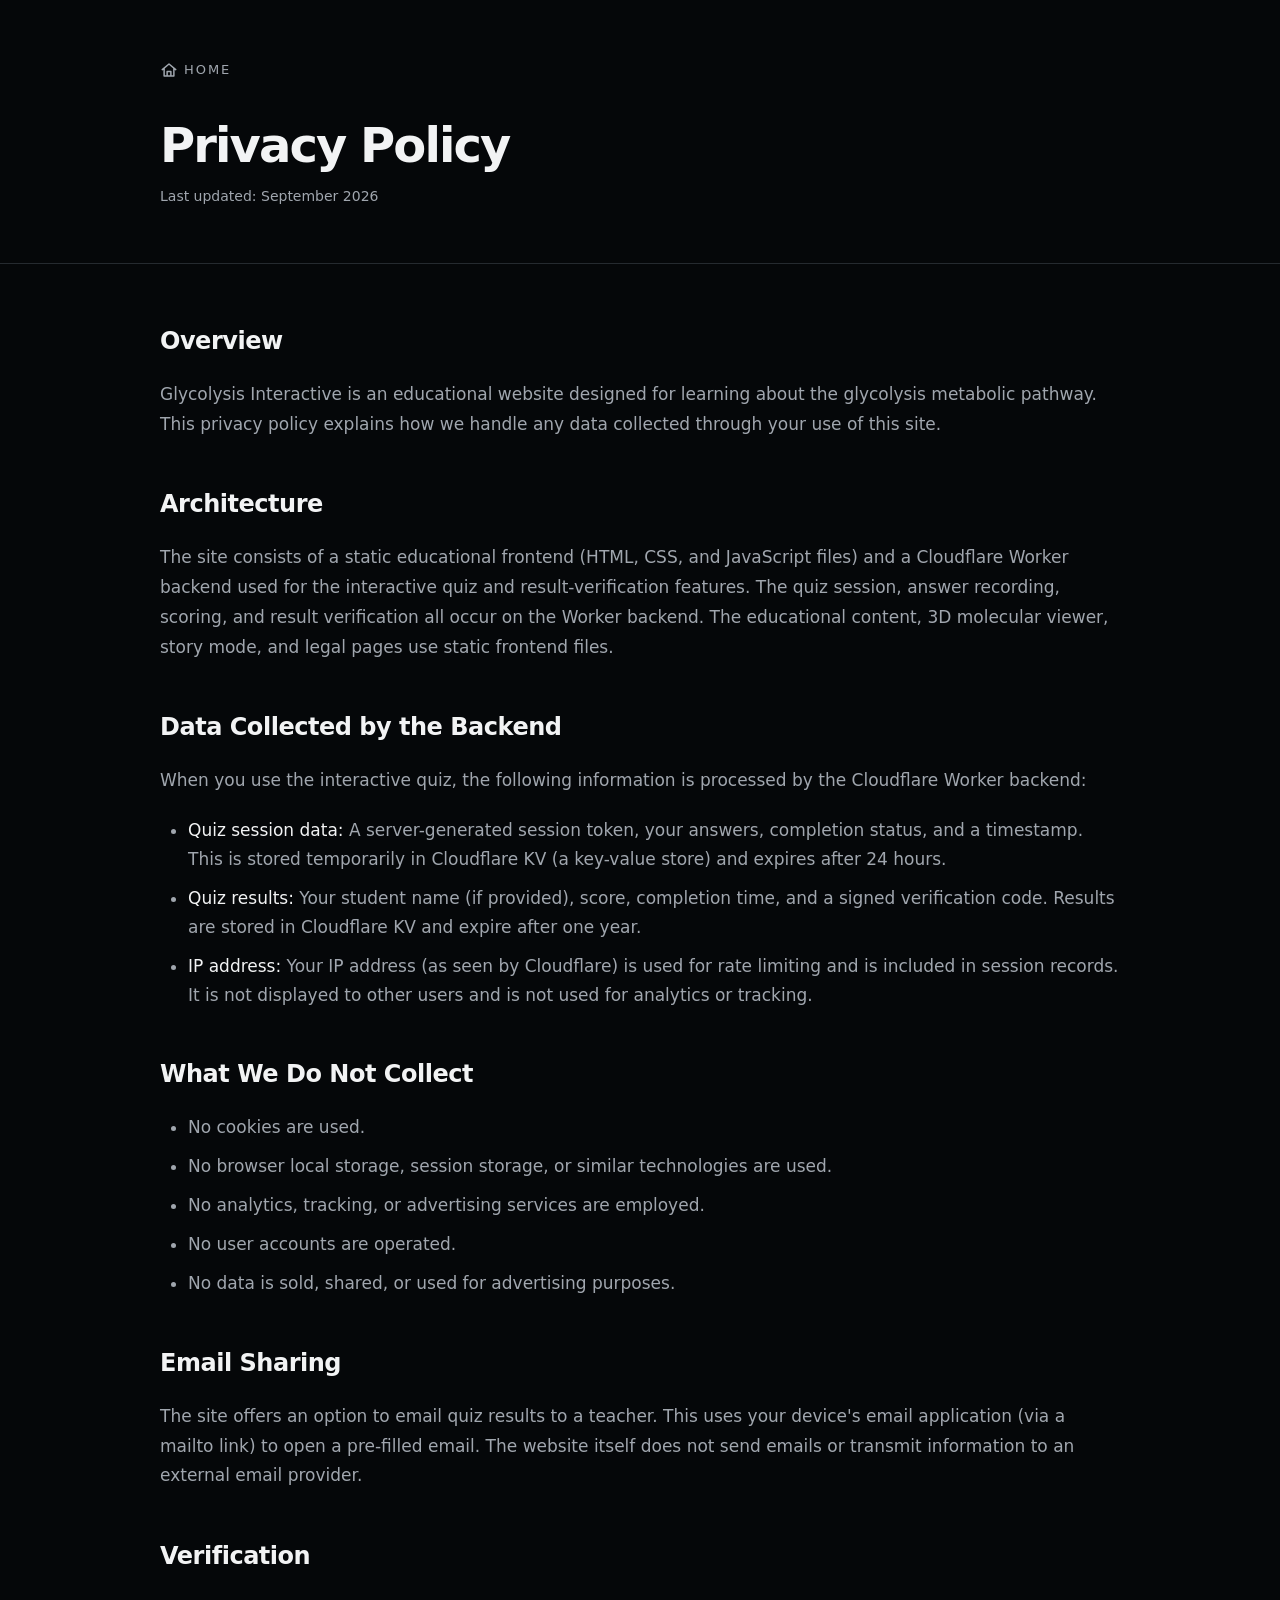
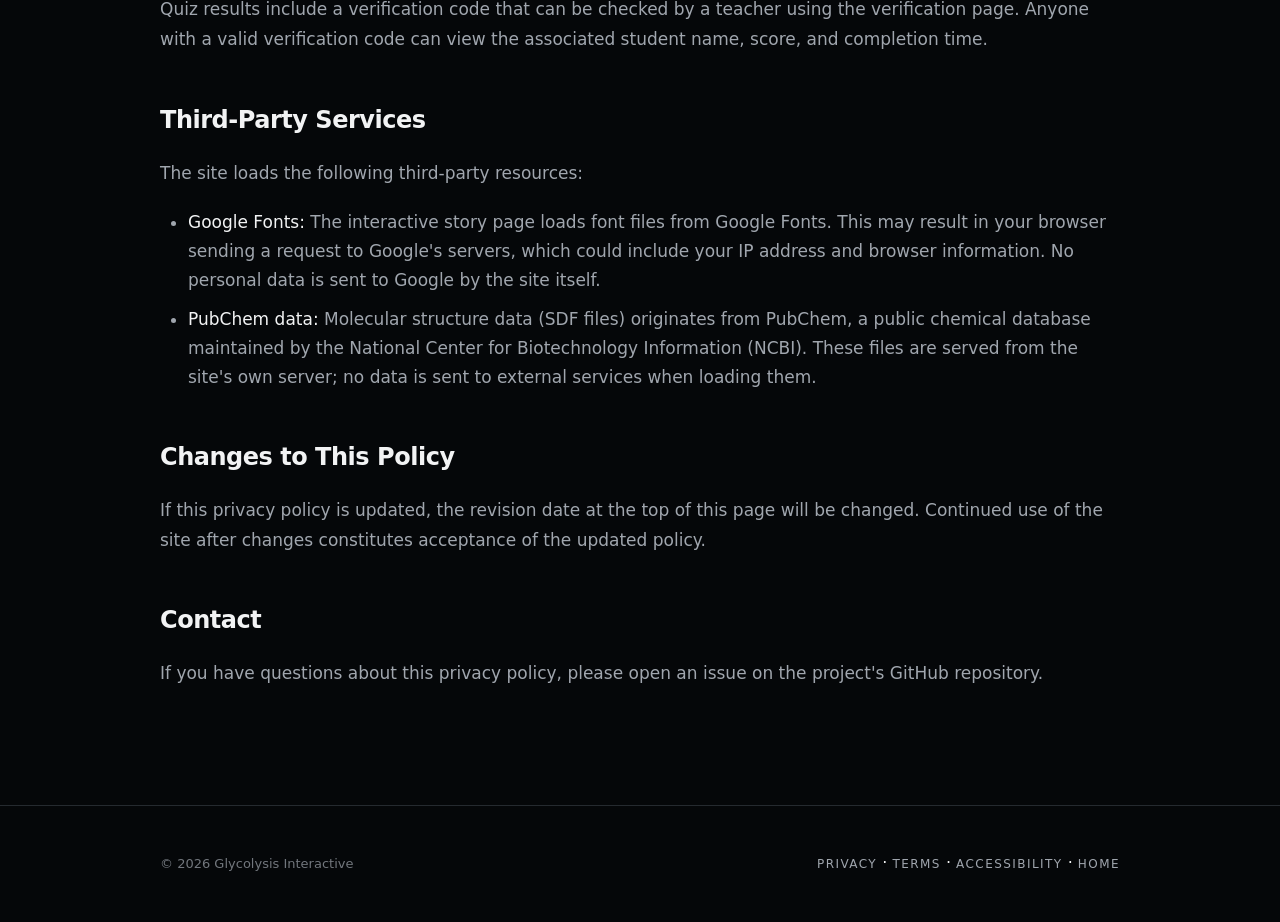
<file: privacy.html>
<!DOCTYPE html>
<html lang="en">
<head>
  <meta charset="utf-8">
  <meta name="viewport" content="width=device-width,initial-scale=1">
  <link rel="icon" href="/favicon.ico" type="image/x-icon">
  <link rel="stylesheet" href="styles/legal.css">
  <title>Privacy Policy | Glycolysis Interactive</title>
  <meta name="description" content="Privacy policy for the Glycolysis Interactive educational molecular viewer.">
  <link rel="canonical" href="https://glycolysis.rainierps8.workers.dev/privacy.html">
</head>
<body>
  <a href="#mainContent" class="skip-link">Skip to content</a>

  <header class="page-header">
    <div class="page-header-inner">
      <a href="index.html" class="back-link"><svg viewBox="0 0 24 24" focusable="false" aria-hidden="true"><path d="M3 11.5 12 4l9 7.5M5.5 10v10h13V10M9.5 20v-6h5v6"/></svg> Home</a>
      <h1 class="page-title">Privacy Policy</h1>
      <p class="page-updated">Last updated: September 2026</p>
    </div>
  </header>

  <main class="content" id="mainContent" role="main">
    <h2>Overview</h2>
    <p>Glycolysis Interactive is an educational website designed for learning about the glycolysis metabolic pathway. This privacy policy explains how we handle any data collected through your use of this site.</p>

    <h2>Architecture</h2>
    <p>The site consists of a static educational frontend (HTML, CSS, and JavaScript files) and a Cloudflare Worker backend used for the interactive quiz and result-verification features. The quiz session, answer recording, scoring, and result verification all occur on the Worker backend. The educational content, 3D molecular viewer, story mode, and legal pages use static frontend files.</p>

    <h2>Data Collected by the Backend</h2>
    <p>When you use the interactive quiz, the following information is processed by the Cloudflare Worker backend:</p>
    <ul>
      <li><strong>Quiz session data:</strong> A server-generated session token, your answers, completion status, and a timestamp. This is stored temporarily in Cloudflare KV (a key-value store) and expires after 24 hours.</li>
      <li><strong>Quiz results:</strong> Your student name (if provided), score, completion time, and a signed verification code. Results are stored in Cloudflare KV and expire after one year.</li>
      <li><strong>IP address:</strong> Your IP address (as seen by Cloudflare) is used for rate limiting and is included in session records. It is not displayed to other users and is not used for analytics or tracking.</li>
    </ul>

    <h2>What We Do Not Collect</h2>
    <ul>
      <li>No cookies are used.</li>
      <li>No browser local storage, session storage, or similar technologies are used.</li>
      <li>No analytics, tracking, or advertising services are employed.</li>
      <li>No user accounts are operated.</li>
      <li>No data is sold, shared, or used for advertising purposes.</li>
    </ul>

    <h2>Email Sharing</h2>
    <p>The site offers an option to email quiz results to a teacher. This uses your device's email application (via a mailto link) to open a pre-filled email. The website itself does not send emails or transmit information to an external email provider.</p>

    <h2>Verification</h2>
    <p>Quiz results include a verification code that can be checked by a teacher using the verification page. Anyone with a valid verification code can view the associated student name, score, and completion time.</p>

    <h2>Third-Party Services</h2>
    <p>The site loads the following third-party resources:</p>
    <ul>
      <li><strong>Google Fonts:</strong> The interactive story page loads font files from Google Fonts. This may result in your browser sending a request to Google's servers, which could include your IP address and browser information. No personal data is sent to Google by the site itself.</li>
      <li><strong>PubChem data:</strong> Molecular structure data (SDF files) originates from PubChem, a public chemical database maintained by the National Center for Biotechnology Information (NCBI). These files are served from the site's own server; no data is sent to external services when loading them.</li>
    </ul>

    <h2>Changes to This Policy</h2>
    <p>If this privacy policy is updated, the revision date at the top of this page will be changed. Continued use of the site after changes constitutes acceptance of the updated policy.</p>

    <h2>Contact</h2>
    <p>If you have questions about this privacy policy, please open an issue on the project's GitHub repository.</p>
  </main>

  <footer class="footer-mini" role="contentinfo">
    <div class="footer-mini-inner">
      <span class="footer-mini-copy">&copy; 2026 Glycolysis Interactive</span>
      <nav aria-label="Legal navigation">
        <a href="privacy.html">Privacy</a> · <a href="terms.html">Terms</a> · <a href="accessibility.html">Accessibility</a> · <a href="index.html">Home</a>
      </nav>
    </div>
  </footer>
</body>
</html>
</file>
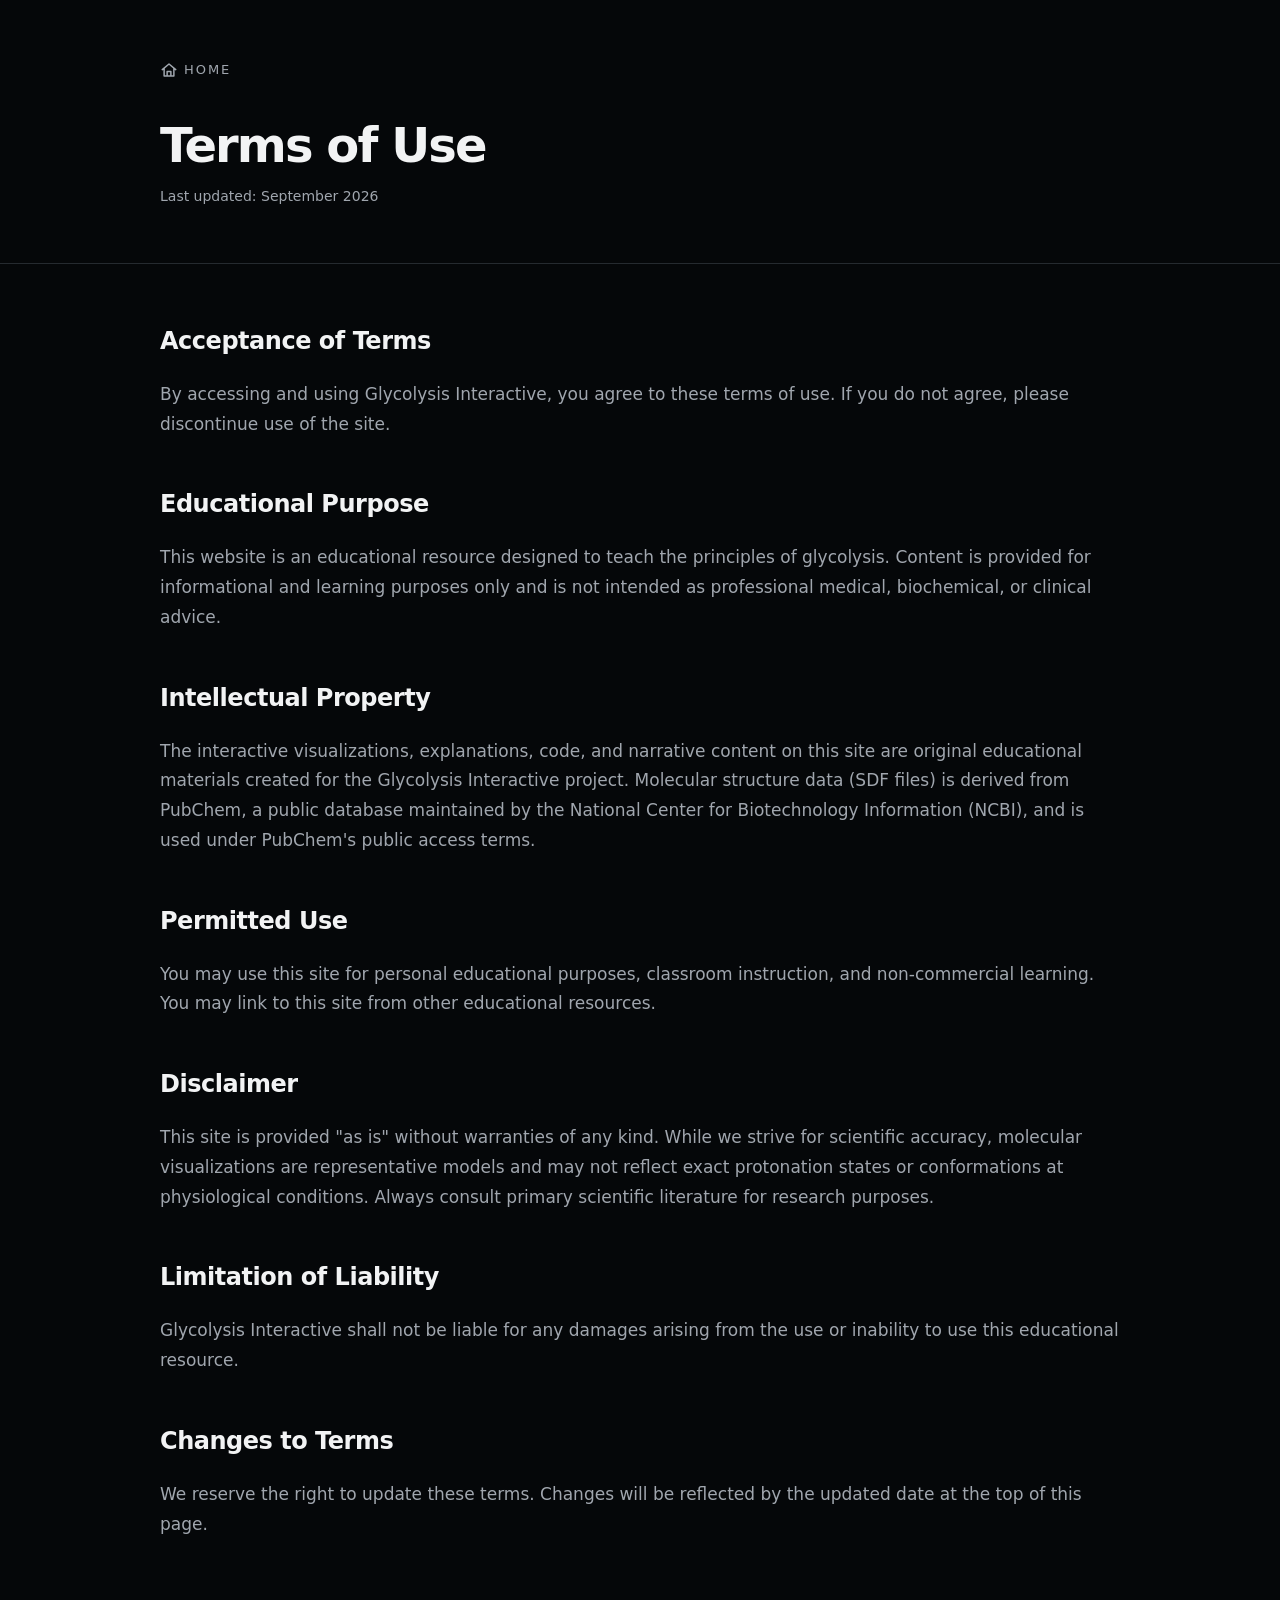
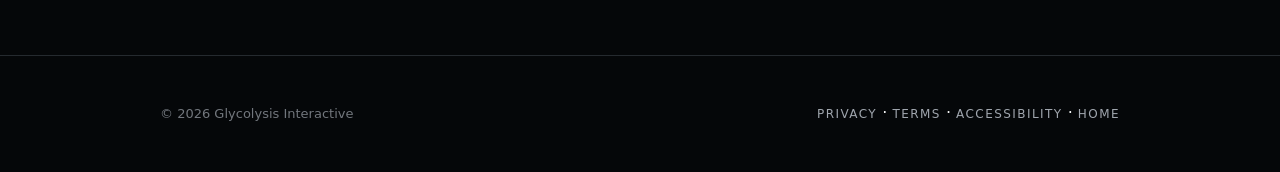
<file: terms.html>
<!DOCTYPE html>
<html lang="en">
<head>
  <meta charset="utf-8">
  <meta name="viewport" content="width=device-width,initial-scale=1">
  <link rel="icon" href="/favicon.ico" type="image/x-icon">
  <link rel="stylesheet" href="styles/legal.css">
  <title>Terms of Use | Glycolysis Interactive</title>
  <meta name="description" content="Terms of use for the Glycolysis Interactive educational molecular viewer.">
  <link rel="canonical" href="https://glycolysis.rainierps8.workers.dev/terms.html">
</head>
<body>
  <a href="#mainContent" class="skip-link">Skip to content</a>

  <header class="page-header">
    <div class="page-header-inner">
      <a href="index.html" class="back-link"><svg viewBox="0 0 24 24" focusable="false" aria-hidden="true"><path d="M3 11.5 12 4l9 7.5M5.5 10v10h13V10M9.5 20v-6h5v6"/></svg> Home</a>
      <h1 class="page-title">Terms of Use</h1>
      <p class="page-updated">Last updated: September 2026</p>
    </div>
  </header>

  <main class="content" id="mainContent" role="main">
    <h2>Acceptance of Terms</h2>
    <p>By accessing and using Glycolysis Interactive, you agree to these terms of use. If you do not agree, please discontinue use of the site.</p>

    <h2>Educational Purpose</h2>
    <p>This website is an educational resource designed to teach the principles of glycolysis. Content is provided for informational and learning purposes only and is not intended as professional medical, biochemical, or clinical advice.</p>

    <h2>Intellectual Property</h2>      <p>The interactive visualizations, explanations, code, and narrative content on this site are original educational materials created for the Glycolysis Interactive project. Molecular structure data (SDF files) is derived from PubChem, a public database maintained by the National Center for Biotechnology Information (NCBI), and is used under PubChem's public access terms.</p>

    <h2>Permitted Use</h2>
    <p>You may use this site for personal educational purposes, classroom instruction, and non-commercial learning. You may link to this site from other educational resources.</p>

    <h2>Disclaimer</h2>
    <p>This site is provided "as is" without warranties of any kind. While we strive for scientific accuracy, molecular visualizations are representative models and may not reflect exact protonation states or conformations at physiological conditions. Always consult primary scientific literature for research purposes.</p>

    <h2>Limitation of Liability</h2>
    <p>Glycolysis Interactive shall not be liable for any damages arising from the use or inability to use this educational resource.</p>

    <h2>Changes to Terms</h2>
    <p>We reserve the right to update these terms. Changes will be reflected by the updated date at the top of this page.</p>
  </main>

  <footer class="footer-mini" role="contentinfo">
    <div class="footer-mini-inner">
      <span class="footer-mini-copy">&copy; 2026 Glycolysis Interactive</span>
      <nav aria-label="Legal navigation">
        <a href="privacy.html">Privacy</a> · <a href="terms.html">Terms</a> · <a href="accessibility.html">Accessibility</a> · <a href="index.html">Home</a>
      </nav>
    </div>
  </footer>
</body>
</html>
</file>
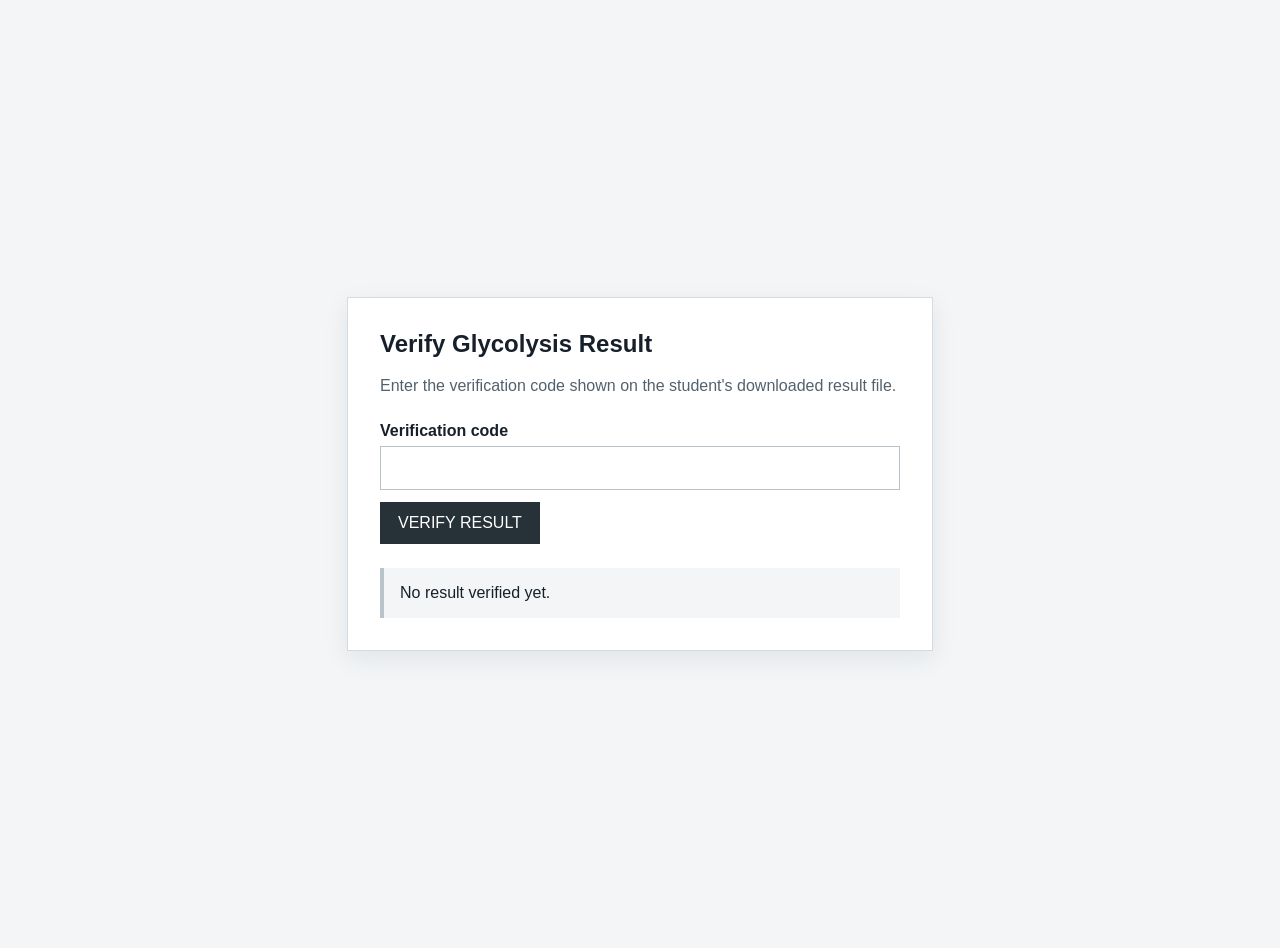
<file: verify.html>
<!DOCTYPE html>
<html lang="en">
<head>
  <meta charset="UTF-8">
  <meta name="viewport" content="width=device-width, initial-scale=1.0">
  <link rel="icon" href="/favicon.ico" type="image/x-icon">
  <title>Verify Glycolysis Result</title>
  <style>
    :root { color-scheme: light; font-family: Arial, sans-serif; background: #f3f5f7; color: #17202a; }
    body { margin: 0; min-height: 100vh; display: grid; place-items: center; padding: 24px; }
    main { width: min(520px, 100%); background: #fff; border: 1px solid #d5dce1; padding: 32px; box-shadow: 0 8px 24px rgba(23, 32, 42, .08); }
    h1 { margin: 0 0 8px; font-size: 24px; }
    p { line-height: 1.5; color: #53616d; }
    label { display: block; margin-top: 24px; margin-bottom: 6px; font-weight: 700; }
    input { width: 100%; box-sizing: border-box; padding: 12px; border: 1px solid #b9c3ca; font: inherit; }
    button { margin-top: 12px; padding: 12px 18px; border: 0; background: #263238; color: #fff; font: inherit; cursor: pointer; }
    #status { margin-top: 24px; padding: 16px; border-left: 4px solid #b9c3ca; background: #f3f5f7; }
    #status.valid { border-color: #27824b; background: #edf8f1; }
    #status.invalid { border-color: #b33a2e; background: #fff1ef; }
    .result-value { font-size: 28px; font-weight: 700; color: #17202a; }
  </style>
</head>
<body>
  <main>
    <h1>Verify Glycolysis Result</h1>
    <p>Enter the verification code shown on the student's downloaded result file.</p>
    <form id="verifyForm">
      <label for="code">Verification code</label>
      <input id="code" name="code" autocomplete="off" autocapitalize="characters" required>
      <button type="submit">VERIFY RESULT</button>
    </form>
    <div id="status" aria-live="polite">No result verified yet.</div>
  </main>
  <script>
    (function () {
      var form = document.getElementById('verifyForm');
      var code = document.getElementById('code');
      var status = document.getElementById('status');
      var params = new URLSearchParams(window.location.search);
      code.value = params.get('code') || '';

      function showStatus(className, html) {
        status.className = className;
        status.innerHTML = html;
      }

      form.addEventListener('submit', function (event) {
        event.preventDefault();
        var value = code.value.trim().toUpperCase();
        if (!value) {
          showStatus('invalid', 'Enter a verification code.');
          return;
        }
        showStatus('', 'Checking result...');
        fetch('/api/verify-result?code=' + encodeURIComponent(value))
          .then(function (response) {
            return response.json().then(function (data) {
              if (!response.ok) throw new Error(data.error || 'Result could not be verified.');
              return data;
            });
          })
          .then(function (data) {
            showStatus('valid', '<strong>VALID RESULT</strong><p>Student: ' + escapeHtml(data.studentName) + '</p><p class="result-value">' + data.score + ' / ' + data.total + '</p><p>Completed: ' + escapeHtml(new Date(data.completedAt).toLocaleString()) + '</p><p>Result ID: ' + escapeHtml(data.resultId) + '</p>');
          })
          .catch(function (error) {
            showStatus('invalid', '<strong>NOT VERIFIED</strong><p>' + escapeHtml(error.message) + '</p>');
          });
      });

      function escapeHtml(value) {
        return String(value).replace(/&/g, '&amp;').replace(/</g, '&lt;').replace(/>/g, '&gt;').replace(/"/g, '&quot;').replace(/'/g, '&#39;');
      }

      if (code.value) form.dispatchEvent(new Event('submit'));
    }());
  </script>
</body>
</html>
</file>
<file: styles/landing.css>
:root {
  --bg: #050709;
  --text: #f2f3f4;
  --muted: #a0a6ae;
  --accent: #c6ff2e;
  --line: #252a2f;
  --radius: 6px;
}

* {
  box-sizing: border-box;
  -webkit-tap-highlight-color: transparent;
}

.skip-link {
  position: fixed;
  top: 12px;
  left: 50%;
  transform: translate(-50%, -300%);
  z-index: 10000;
  padding: 12px 24px;
  border-radius: var(--radius);
  background: var(--accent);
  color: #050709;
  font-size: 13px;
  font-weight: 600;
  letter-spacing: .5px;
  text-decoration: none;
  transition: transform .25s ease;
}

.skip-link:focus,
.skip-link:focus-visible {
  transform: translate(-50%, 0);
  outline: 2px solid var(--accent);
  outline-offset: 4px;
}

html,
body {
  margin: 0;
  min-height: 100%;
  background: var(--bg);
  color: var(--text);
}

html {
  scrollbar-width: none;
}

html::-webkit-scrollbar {
  display: none;
}

body {
  font-family: Inter, "Space Grotesk", system-ui, -apple-system, BlinkMacSystemFont, "Segoe UI", sans-serif;
  overflow-x: hidden;
}

.floating-scrollbar {
  position: fixed;
  top: 10vh;
  right: 18px;
  width: 8px;
  height: 80vh;
  border-radius: 999px;
  background: rgba(255,255,255,.1);
  z-index: 1000;
  cursor: pointer;
  touch-action: none;
  outline: none;
}

.floating-scrollbar-thumb {
  position: absolute;
  top: 0;
  left: 0;
  width: 100%;
  height: 100%;
  border-radius: inherit;
  background: var(--accent);
  box-shadow: 0 0 12px rgba(198,255,46,.25);
  clip-path: inset(0 0 100% 0);
  transition: none;
}

.floating-scrollbar:focus-visible {
  outline: 2px solid var(--accent);
  outline-offset: 4px;
}

.hero {
  position: relative;
  min-height: 100svh;
  height: max(680px, 100svh);
  overflow: hidden;
  isolation: isolate;
  background:
    radial-gradient(ellipse 52% 75% at 50% 48%, rgba(22,27,31,.22), transparent 72%),
    var(--bg);
}

.hero:after {
  content: "";
  position: absolute;
  inset: 0;
  z-index: 0;
  pointer-events: none;
  background:
    radial-gradient(circle at 50% 45%, transparent 0, rgba(0,0,0,.08) 48%, rgba(0,0,0,.42) 100%),
    linear-gradient(90deg, rgba(0,0,0,.2), transparent 24%, transparent 76%, rgba(0,0,0,.24));
}

.hero-molecule {
  position: absolute;
  z-index: 1;
  right: -100px;
  top: 20%;
  width: min(47vw, 610px);
  height: 610px;
  opacity: .48;
  pointer-events: none;
}

.hero-molecule svg {
  width: 100%;
  height: 100%;
  display: block;
}

.hero-content {
  position: relative;
  z-index: 2;
  width: min(1376px, calc(100% - 64px));
  min-height: 100%;
  margin: 0 auto;
  padding: 72px 0 92px;
  display: flex;
  align-items: center;
}

.hero-copy {
  width: min(880px, 72vw);
  transform: translateY(-2vh);
}

.eyebrow {
  margin: 0 0 34px;
  color: var(--accent);
  font-size: 13px;
  line-height: 1.2;
  font-weight: 600;
  letter-spacing: .28em;
  text-transform: uppercase;
}

h1 {
  margin: 0;
  color: var(--text);
  font-size: clamp(76px, 10.3vw, 160px);
  line-height: .9;
  font-weight: 800;
  letter-spacing: -.055em;
}

.hero-rule {
  width: 58px;
  height: 2px;
  margin: 38px 0 34px;
  background: var(--accent);
}

.description {
  width: min(620px, 100%);
  margin: 0;
  color: var(--muted);
  font-size: clamp(18px, 1.5vw, 22px);
  line-height: 1.58;
  font-weight: 400;
}

.story-link {
  display: grid;
  grid-template-columns: 1fr auto;
  align-items: center;
  width: min(350px, 100%);
  min-height: 88px;
  margin-top: 40px;
  padding: 18px 22px;
  border: 1px solid rgba(198,255,46,.72);
  border-radius: var(--radius);
  color: var(--text);
  text-decoration: none;
  background: rgba(5,7,9,.28);
  transition: background .2s ease, border-color .2s ease, transform .2s ease;
}

.story-link:hover {
  background: rgba(198,255,46,.055);
  border-color: var(--accent);
  transform: translateY(-1px);
}

.story-link:focus-visible {
  outline: 2px solid var(--accent);
  outline-offset: 4px;
}

.story-copy {
  display: flex;
  flex-direction: column;
  gap: 6px;
}

.story-title {
  font-size: 17px;
  line-height: 1.2;
  font-weight: 600;
}

.story-subtitle {
  color: var(--muted);
  font-size: 14px;
  line-height: 1.35;
}

.story-arrow {
  padding-left: 20px;
  color: var(--accent);
  line-height: 1;
}

.story-arrow svg,
.scroll-cue svg,
.footer-back-top svg {
  width: 1.15em;
  height: 1.15em;
  fill: none;
  stroke: currentColor;
  stroke-width: 2;
  stroke-linecap: round;
  stroke-linejoin: round;
  vertical-align: middle;
}

.story-arrow svg {
  width: 27px;
  height: 27px;
}

.scroll-cue {
  display: inline-flex;
  align-items: center;
  gap: 7px;
  position: absolute;
  left: 0;
  bottom: 40px;
  margin: 0;
  color: #aeb3ba;
  font-size: 13px;
  line-height: 1;
  font-weight: 400;
  letter-spacing: .25em;
  text-transform: uppercase;
  text-decoration: none;
  cursor: pointer;
}

.scroll-cue:hover {
  color: var(--text);
}

.scroll-cue:focus-visible {
  outline: 2px solid var(--accent);
  outline-offset: 4px;
  border-radius: 4px;
}

.scroll-cue svg {
  display: inline-block;
  width: 18px;
  height: 18px;
  flex: 0 0 18px;
}

.page-context {
  position: absolute;
  z-index: 3;
  top: 48px;
  right: 48px;
  color: #858b92;
  font-size: 12px;
  line-height: 1.2;
  letter-spacing: .16em;
  text-transform: uppercase;
}

.page-context strong {
  color: var(--accent);
  font-weight: 500;
}

@media (max-width: 1100px) {
  .hero-copy {
    width: min(780px, 78vw);
  }

  .hero-molecule {
    right: -180px;
    width: 520px;
    height: 520px;
    top: 27%;
    opacity: .34;
  }
}

@media (max-width: 768px) {
  .floating-scrollbar {
    top: 0;
    right: 0;
    width: 100%;
    height: 3px;
    border-radius: 0;
    background: rgba(255,255,255,.1);
  }
  .floating-scrollbar-thumb {
    width: 100%;
    border-radius: 0;
    clip-path: inset(0 100% 0 0);
  }
  html {
    scroll-snap-type: y mandatory;
  }

  .hero {
    height: 100svh;
    min-height: 100svh;
    scroll-snap-align: start;
  }

  .hero-content {
    width: calc(100% - 40px);
    height: 100%;
    padding: 14vh 0 0;
    flex-direction: column;
    align-items: flex-start;
    justify-content: flex-start;
  }

  .hero-copy {
    width: 100%;
    transform: none;
  }

  .eyebrow {
    margin-bottom: 20px;
    font-size: 11px;
    line-height: 1.5;
    letter-spacing: .2em;
  }

  h1 {
    font-size: clamp(58px, 16vw, 112px);
    letter-spacing: -.06em;
  }

  .hero-rule {
    margin: 24px 0 20px;
  }

  .description {
    max-width: 540px;
    font-size: 17px;
    line-height: 1.55;
  }

  .story-link {
    width: min(360px, 100%);
    min-height: 80px;
    margin-top: 64px;
    padding: 16px 18px;
  }

  .story-title {
    font-size: 16px;
  }

  .story-subtitle {
    font-size: 13px;
  }

  .story-arrow {
    font-size: 24px;
  }

  .page-context {
    display: none;
  }

  .hero-molecule {
    right: auto;
    left: 50%;
    top: 50%;
    transform: translate(-50%, -50%);
    width: min(90vw, 480px);
    height: min(90vw, 480px);
    opacity: .1;
  }

  .hero::after {
    background:
      radial-gradient(circle at 50% 50%, transparent 0, rgba(0,0,0,.15) 50%, rgba(0,0,0,.5) 100%);
  }

  .scroll-cue {
    position: absolute;
    left: 0;
    bottom: 32px;
    width: 100%;
    display: flex;
    flex-direction: column;
    align-items: center;
    gap: 4px;
    font-size: 10px;
    line-height: 1.4;
    letter-spacing: .2em;
  }

  .scroll-cue svg {
    animation: scroll-bob 2s ease-in-out infinite;
  }

  @keyframes scroll-bob {
    0%, 100% { transform: translateY(0); }
    50% { transform: translateY(4px); }
  }

  .viewer-section {
    scroll-snap-align: start;
    min-height: 100svh;
  }

  .site-footer {
    scroll-snap-align: start;
    min-height: 100svh;
  }
}

@media (max-width: 430px) {
  .hero-content {
    width: calc(100% - 32px);
  }

  .eyebrow {
    max-width: 290px;
    margin-bottom: 16px;
  }

  h1 {
    font-size: clamp(48px, 17vw, 72px);
  }

  .hero-rule {
    margin: 20px 0 18px;
  }

  .description {
    font-size: 16px;
  }

  .story-link {
    width: 100%;
    min-height: 76px;
    margin-top: 48px;
    padding: 15px 16px;
  }

  .story-arrow {
    padding-left: 16px;
  }

  .hero-molecule {
    width: min(95vw, 400px);
    height: min(95vw, 400px);
    opacity: .07;
  }

  .viewer-section {
    padding-top: 48px;
  }

  .site-footer {
    margin-top: 0;
    border-top: none;
    padding-top: 24px;
  }
}

@media (prefers-reduced-motion: reduce) {
  .story-link {
    transition: none;
  }

  .story-link:hover {
    transform: none;
  }

  .skip-link {
    transition: none;
  }

  .scroll-cue svg {
    animation: none;
  }
}

.viewer-section {
  padding: 80px 0 0;
  border-top: 1px solid var(--line);
}
.viewer-gate {
  width: min(760px, calc(100% - 64px));
  margin: 0 auto;
  padding: 80px 0;
}
.viewer-gate[hidden],
.viewer-inner[hidden] {
  display: none;
}
.viewer-gate-label {
  margin: 0 0 18px;
  color: var(--accent);
  font-size: 11px;
  font-weight: 600;
  letter-spacing: .2em;
}
.viewer-gate-heading {
  max-width: 680px;
  margin: 0 0 18px;
  color: var(--text);
  font-size: clamp(32px, 5vw, 58px);
  line-height: 1;
  letter-spacing: -.04em;
}
.viewer-gate-copy {
  max-width: 560px;
  margin: 0;
  color: var(--muted);
  font-size: 16px;
  line-height: 1.6;
}
.viewer-gate-actions {
  display: flex;
  flex-wrap: wrap;
  gap: 8px;
  margin-top: 32px;
}
.viewer-gate-btn {
  min-height: 46px;
  padding: 12px 16px;
  border: 1px solid var(--line);
  border-radius: var(--radius);
  color: var(--muted);
  background: rgba(255,255,255,.03);
  font: inherit;
  font-size: 11px;
  font-weight: 600;
  letter-spacing: .08em;
  cursor: pointer;
}
.viewer-gate-btn-primary {
  border-color: rgba(198,255,46,.5);
  color: var(--accent);
  background: rgba(198,255,46,.08);
}
.viewer-gate-btn:focus-visible {
  outline: 2px solid var(--accent);
  outline-offset: 3px;
}

.viewer-inner {
  width: min(1400px, calc(100% - 64px));
  margin: 0 auto;
  display: grid;
  grid-template-columns: 1fr 1fr;
  gap: 32px;
  min-height: 680px;
}

.viewer-sidebar {
  padding: 0;
  display: flex;
  flex-direction: column;
}

.viewer-heading {
  font-size: clamp(32px, 4vw, 52px);
  font-weight: 800;
  letter-spacing: -.04em;
  line-height: 1;
  color: var(--text);
  margin: 0 0 8px;
}

.viewer-subtitle {
  font-size: 15px;
  color: var(--muted);
  margin: 0 0 28px;
  line-height: 1.55;
}

.mol-btn-grid {
  display: grid;
  grid-template-columns: repeat(3, 1fr);
  gap: 4px;
  overflow-y: auto;
  flex: 1;
  padding-right: 8px;
}

.mol-btn {
  display: flex;
  flex-direction: column;
  align-items: flex-start;
  justify-content: center;
  gap: 3px;
  width: 100%;
  padding: 12px 14px;
  border: 1px solid rgba(255,255,255,.06);
  border-radius: 8px;
  background: rgba(255,255,255,.02);
  color: var(--muted);
  font: inherit;
  font-size: 14px;
  line-height: 1.3;
  text-align: left;
  cursor: pointer;
  transition: all .18s ease;
  min-height: 56px;
  overflow: hidden;
}

.mol-btn:hover {
  background: rgba(198,255,46,.04);
  border-color: rgba(255,255,255,.06);
  color: var(--text);
}

.mol-btn[aria-checked="true"] {
  background: rgba(198,255,46,.08);
  border-color: rgba(198,255,46,.35);
  color: var(--text);
}

.mol-btn[aria-checked="true"] .mol-btn-name {
  color: var(--accent);
  text-shadow: 0 0 12px rgba(198,255,46,.35);
}

.mol-btn[aria-checked="true"] .mol-btn-formula {
  color: var(--accent);
  opacity: .7;
}

.mol-btn:focus-visible {
  outline: 2px solid var(--accent);
  outline-offset: 2px;
}

.mol-btn-name {
  font-weight: 700;
  font-size: 13px;
  letter-spacing: -.01em;
  color: var(--text);
  white-space: nowrap;
  overflow: hidden;
  text-overflow: ellipsis;
  max-width: 100%;
}

.mol-btn-formula {
  font-size: 12px;
  font-weight: 400;
  color: var(--muted);
  opacity: .6;
  white-space: nowrap;
  max-width: 100%;
  overflow: hidden;
  text-overflow: ellipsis;
}

.viewer-main {
  display: flex;
  flex-direction: column;
}

.viewer-canvas-wrap {
  position: relative;
  flex: 1;
  min-height: 600px;
  background: radial-gradient(circle at 50% 45%, rgba(22,27,31,.35), transparent 72%), var(--bg);
  border: 1px solid var(--line);
  border-radius: 10px;
  overflow: hidden;
}

.mol-legend {
  position: absolute;
  bottom: 14px;
  left: 14px;
  z-index: 2;
  display: flex;
  gap: 14px;
  padding: 8px 14px;
  background: rgba(5,7,9,.8);
  border: 1px solid var(--line);
  border-radius: 8px;
  backdrop-filter: blur(8px);
}

.mol-legend-item {
  position: relative;
  display: inline-flex;
  align-items: center;
  gap: 5px;
  font-size: 11px;
  font-weight: 500;
  letter-spacing: .5px;
  color: var(--muted);
  cursor: default;
}

.mol-legend-dot {
  width: 8px;
  height: 8px;
  border-radius: 50%;
  display: inline-block;
  flex-shrink: 0;
}

.mol-legend-tip {
  position: absolute;
  bottom: calc(100% + 8px);
  left: 50%;
  transform: translateX(-50%);
  background: rgba(5,7,9,.92);
  border: 1px solid var(--line);
  border-radius: 6px;
  padding: 5px 10px;
  white-space: nowrap;
  font-size: 11px;
  font-weight: 500;
  letter-spacing: .3px;
  color: var(--text);
  opacity: 0;
  pointer-events: none;
  transition: opacity .15s ease;
  z-index: 3;
}

.mol-legend-item:hover .mol-legend-tip {
  opacity: 1;
}

#viewer3d {
  position: absolute;
  inset: 0;
}

.viewer-canvas-wrap canvas {
  width: 100% !important;
  height: 100% !important;
  display: block;
  touch-action: none;
}



.viewer-info-bar {
  position: absolute;
  top: 0;
  left: 0;
  right: 0;
  padding: 18px 22px;
  display: flex;
  flex-direction: column;
  gap: 4px;
  background: linear-gradient(to bottom, rgba(5,7,9,.88), transparent 70%);
  pointer-events: none;
  z-index: 2;
}

.viewer-info-name {
  font-size: 20px;
  font-weight: 700;
  color: var(--text);
  letter-spacing: -.02em;
}

.viewer-info-formula {
  font-size: 14px;
  font-weight: 400;
  color: var(--muted);
  letter-spacing: .3px;
}

.viewer-info-placeholder {
  font-size: 14px;
  color: var(--muted);
  opacity: .5;
  font-style: italic;
}

.viewer-controls {
  position: absolute;
  bottom: 14px;
  right: 14px;
  display: flex;
  gap: 6px;
  z-index: 2;
}

.vc-btn {
  padding: 5px 12px;
  font-size: 10px;
  font-weight: 500;
  letter-spacing: .8px;
  color: var(--muted);
  border: 1px solid rgba(255,255,255,.08);
  border-radius: var(--radius);
  background: rgba(5,7,9,.7);
  backdrop-filter: blur(8px);
  cursor: pointer;
  transition: all .18s ease;
  min-height: 30px;
  display: flex;
  align-items: center;
  justify-content: center;
  white-space: nowrap;
}

.vc-btn:hover {
  color: var(--text);
  border-color: rgba(255,255,255,.18);
  background: rgba(255,255,255,.04);
}

.vc-btn[aria-pressed="true"] {
  color: var(--accent);
  border-color: rgba(198,255,46,.25);
}

.vc-btn:focus-visible {
  outline: 1px solid var(--accent);
  outline-offset: 2px;
}

.mol-viewer-error {
  position: absolute;
  inset: 0;
  display: flex;
  align-items: center;
  justify-content: center;
  text-align: center;
  padding: 40px;
  color: var(--muted);
  font-size: 14px;
}

.site-footer {
  margin-top: 80px;
  background: linear-gradient(180deg, rgba(15,18,23,0) 0%, rgba(15,18,23,1) 40%);
  border-top: 1px solid rgba(198,255,46,.12);
  position: relative;
}

.site-footer::before {
  content: '';
  position: absolute;
  top: 0;
  left: 15%;
  right: 15%;
  height: 1px;
  background: linear-gradient(90deg, transparent, rgba(198,255,46,.35), transparent);
}

.footer-top {
  width: min(1400px, calc(100% - 64px));
  margin: 0 auto;
  padding: 64px 0 56px;
  display: grid;
  grid-template-columns: 1.4fr 1fr 1fr 1fr;
  gap: 48px;
}

.footer-brand {
  display: flex;
  flex-direction: column;
  gap: 14px;
}

.footer-logo {
  font-size: 20px;
  font-weight: 800;
  letter-spacing: -.03em;
  color: var(--text);
  line-height: 1;
}

.footer-logo .accent {
  color: var(--accent);
}

.footer-tagline {
  font-size: 13px;
  color: var(--muted);
  line-height: 1.65;
  max-width: 280px;
}

.footer-col {
  display: flex;
  flex-direction: column;
  gap: 0;
}

.footer-col-title {
  font-size: 10px;
  font-weight: 700;
  letter-spacing: .2em;
  text-transform: uppercase;
  color: var(--accent);
  margin-bottom: 16px;
}

.footer-col a {
  font-size: 13px;
  color: var(--muted);
  text-decoration: none;
  transition: color .18s ease;
  padding: 7px 0;
  display: block;
  border-radius: 4px;
}

.footer-col a:hover {
  color: var(--text);
}

.footer-col a:focus-visible {
  outline: 2px solid var(--accent);
  outline-offset: 2px;
}

.footer-divider {
  width: min(1400px, calc(100% - 64px));
  margin: 0 auto;
  height: 1px;
  background: var(--line);
}

.footer-bottom {
  width: min(1400px, calc(100% - 64px));
  margin: 0 auto;
  padding: 24px 0 32px;
  display: flex;
  justify-content: space-between;
  align-items: center;
  flex-wrap: wrap;
  gap: 16px;
}

.footer-copy {
  font-size: 12px;
  color: var(--muted);
  opacity: .6;
}

.footer-bottom-links {
  display: flex;
  align-items: center;
  gap: 24px;
}

.footer-back-top {
  font-size: 11px;
  font-weight: 600;
  letter-spacing: .15em;
  text-transform: uppercase;
  color: var(--muted);
  text-decoration: none;
  transition: color .18s ease;
  display: inline-flex;
  align-items: center;
  gap: 6px;
  padding: 6px 14px;
  border: 1px solid var(--line);
  border-radius: 6px;
}

.footer-back-top:hover {
  color: var(--text);
  border-color: rgba(255,255,255,.15);
}

.footer-back-top:focus-visible {
  outline: 2px solid var(--accent);
  outline-offset: 2px;
}

@media (max-width: 1023px) {
  .viewer-inner {
    grid-template-columns: 1fr;
    gap: 24px;
  }

  .viewer-sidebar {
    padding: 0;
  }

  .mol-btn-grid {
    grid-template-columns: repeat(5, 1fr);
    overflow: visible;
    padding-right: 0;
  }

  .viewer-main {
    padding: 0;
  }

  .footer-top {
    grid-template-columns: 1fr 1fr;
    gap: 40px;
  }
}

@media (max-width: 768px) {
  .viewer-gate {
    width: calc(100% - 32px);
    padding: 56px 0;
  }

  .viewer-gate-actions {
    flex-direction: column;
    align-items: stretch;
  }
  .mol-btn-grid {
    grid-template-columns: repeat(3, 1fr);
  }

  .viewer-section {
    padding: 48px 0 0;
  }

  .viewer-inner {
    width: calc(100% - 32px);
  }

  .viewer-canvas-wrap {
    min-height: 320px;
    max-height: 50vh;
  }

  .mol-btn {
    padding: 8px 10px;
    font-size: 13px;
    min-height: 48px;
  }

  .viewer-controls {
    bottom: 8px;
    right: 8px;
    gap: 4px;
  }

  .vc-btn {
    padding: 5px 10px;
    font-size: 10px;
    min-height: 40px;
    min-width: 40px;
  }

  .mol-legend {
    gap: 8px;
    padding: 5px 8px;
    bottom: 8px;
    left: 8px;
  }

  .mol-legend-item {
    font-size: 9px;
  }

  .viewer-info-bar {
    padding: 12px 16px;
  }

  .viewer-info-name {
    font-size: 16px;
  }

  .viewer-info-formula {
    font-size: 12px;
  }

  .footer-top {
    grid-template-columns: 1fr;
    gap: 32px;
    padding: 48px 0 40px;
  }

  .footer-top,
  .footer-divider,
  .footer-bottom {
    width: calc(100% - 32px);
  }
}

@media (max-width: 480px) {
  .mol-btn-grid {
    grid-template-columns: repeat(3, 1fr);
  }

  .viewer-canvas-wrap {
    min-height: 320px;
  }

  .mol-legend {
    gap: 8px;
    padding: 5px 8px;
  }

  .mol-legend-item {
    font-size: 9px;
  }

  .footer-bottom {
    flex-direction: column;
    text-align: center;
    gap: 12px;
  }

  .footer-bottom-links {
    justify-content: center;
  }
}

@media (prefers-reduced-motion: reduce) {
  .mol-btn,
  .vc-btn,
  .footer-col a,
  .footer-back-top {
    transition: none;
  }

  .mol-btn:hover {
    transform: none;
  }
}
</file>
<file: public/styles/landing.css>
:root {
  --bg: #050709;
  --text: #f2f3f4;
  --muted: #a0a6ae;
  --accent: #c6ff2e;
  --line: #252a2f;
  --radius: 6px;
}

* {
  box-sizing: border-box;
  -webkit-tap-highlight-color: transparent;
}

.skip-link {
  position: fixed;
  top: 12px;
  left: 50%;
  transform: translate(-50%, -300%);
  z-index: 10000;
  padding: 12px 24px;
  border-radius: var(--radius);
  background: var(--accent);
  color: #050709;
  font-size: 13px;
  font-weight: 600;
  letter-spacing: .5px;
  text-decoration: none;
  transition: transform .25s ease;
}

.skip-link:focus,
.skip-link:focus-visible {
  transform: translate(-50%, 0);
  outline: 2px solid var(--accent);
  outline-offset: 4px;
}

html,
body {
  margin: 0;
  min-height: 100%;
  background: var(--bg);
  color: var(--text);
}

html {
  scrollbar-width: none;
}

html::-webkit-scrollbar {
  display: none;
}

body {
  font-family: Inter, "Space Grotesk", system-ui, -apple-system, BlinkMacSystemFont, "Segoe UI", sans-serif;
  overflow-x: hidden;
}

.floating-scrollbar {
  position: fixed;
  top: 10vh;
  right: 18px;
  width: 8px;
  height: 80vh;
  border-radius: 999px;
  background: rgba(255,255,255,.1);
  z-index: 1000;
  cursor: pointer;
  touch-action: none;
  outline: none;
}

.floating-scrollbar-thumb {
  position: absolute;
  top: 0;
  left: 0;
  width: 100%;
  height: 100%;
  border-radius: inherit;
  background: var(--accent);
  box-shadow: 0 0 12px rgba(198,255,46,.25);
  clip-path: inset(0 0 100% 0);
  transition: none;
}

.floating-scrollbar:focus-visible {
  outline: 2px solid var(--accent);
  outline-offset: 4px;
}

.hero {
  position: relative;
  min-height: 100svh;
  height: max(680px, 100svh);
  overflow: hidden;
  isolation: isolate;
  background:
    radial-gradient(ellipse 52% 75% at 50% 48%, rgba(22,27,31,.22), transparent 72%),
    var(--bg);
}

.hero:after {
  content: "";
  position: absolute;
  inset: 0;
  z-index: 0;
  pointer-events: none;
  background:
    radial-gradient(circle at 50% 45%, transparent 0, rgba(0,0,0,.08) 48%, rgba(0,0,0,.42) 100%),
    linear-gradient(90deg, rgba(0,0,0,.2), transparent 24%, transparent 76%, rgba(0,0,0,.24));
}

.hero-molecule {
  position: absolute;
  z-index: 1;
  right: -100px;
  top: 20%;
  width: min(47vw, 610px);
  height: 610px;
  opacity: .48;
  pointer-events: none;
}

.hero-molecule svg {
  width: 100%;
  height: 100%;
  display: block;
}

.hero-content {
  position: relative;
  z-index: 2;
  width: min(1376px, calc(100% - 64px));
  min-height: 100%;
  margin: 0 auto;
  padding: 72px 0 92px;
  display: flex;
  align-items: center;
}

.hero-copy {
  width: min(880px, 72vw);
  transform: translateY(-2vh);
}

.eyebrow {
  margin: 0 0 34px;
  color: var(--accent);
  font-size: 13px;
  line-height: 1.2;
  font-weight: 600;
  letter-spacing: .28em;
  text-transform: uppercase;
}

h1 {
  margin: 0;
  color: var(--text);
  font-size: clamp(76px, 10.3vw, 160px);
  line-height: .9;
  font-weight: 800;
  letter-spacing: -.055em;
}

.hero-rule {
  width: 58px;
  height: 2px;
  margin: 38px 0 34px;
  background: var(--accent);
}

.description {
  width: min(620px, 100%);
  margin: 0;
  color: var(--muted);
  font-size: clamp(18px, 1.5vw, 22px);
  line-height: 1.58;
  font-weight: 400;
}

.story-link {
  display: grid;
  grid-template-columns: 1fr auto;
  align-items: center;
  width: min(350px, 100%);
  min-height: 88px;
  margin-top: 40px;
  padding: 18px 22px;
  border: 1px solid rgba(198,255,46,.72);
  border-radius: var(--radius);
  color: var(--text);
  text-decoration: none;
  background: rgba(5,7,9,.28);
  transition: background .2s ease, border-color .2s ease, transform .2s ease;
}

.story-link:hover {
  background: rgba(198,255,46,.055);
  border-color: var(--accent);
  transform: translateY(-1px);
}

.story-link:focus-visible {
  outline: 2px solid var(--accent);
  outline-offset: 4px;
}

.story-copy {
  display: flex;
  flex-direction: column;
  gap: 6px;
}

.story-title {
  font-size: 17px;
  line-height: 1.2;
  font-weight: 600;
}

.story-subtitle {
  color: var(--muted);
  font-size: 14px;
  line-height: 1.35;
}

.story-arrow {
  padding-left: 20px;
  color: var(--accent);
  line-height: 1;
}

.story-arrow svg,
.scroll-cue svg,
.footer-back-top svg {
  width: 1.15em;
  height: 1.15em;
  fill: none;
  stroke: currentColor;
  stroke-width: 2;
  stroke-linecap: round;
  stroke-linejoin: round;
  vertical-align: middle;
}

.story-arrow svg {
  width: 27px;
  height: 27px;
}

.scroll-cue {
  display: inline-flex;
  align-items: center;
  gap: 7px;
  position: absolute;
  left: 0;
  bottom: 40px;
  margin: 0;
  color: #aeb3ba;
  font-size: 13px;
  line-height: 1;
  font-weight: 400;
  letter-spacing: .25em;
  text-transform: uppercase;
  text-decoration: none;
  cursor: pointer;
}

.scroll-cue:hover {
  color: var(--text);
}

.scroll-cue:focus-visible {
  outline: 2px solid var(--accent);
  outline-offset: 4px;
  border-radius: 4px;
}

.scroll-cue svg {
  display: inline-block;
  width: 18px;
  height: 18px;
  flex: 0 0 18px;
}

.page-context {
  position: absolute;
  z-index: 3;
  top: 48px;
  right: 48px;
  color: #858b92;
  font-size: 12px;
  line-height: 1.2;
  letter-spacing: .16em;
  text-transform: uppercase;
}

.page-context strong {
  color: var(--accent);
  font-weight: 500;
}

@media (max-width: 1100px) {
  .hero-copy {
    width: min(780px, 78vw);
  }

  .hero-molecule {
    right: -180px;
    width: 520px;
    height: 520px;
    top: 27%;
    opacity: .34;
  }
}

@media (max-width: 768px) {
  .floating-scrollbar {
    top: 0;
    right: 0;
    width: 100%;
    height: 3px;
    border-radius: 0;
    background: rgba(255,255,255,.1);
  }
  .floating-scrollbar-thumb {
    width: 100%;
    border-radius: 0;
    clip-path: inset(0 100% 0 0);
  }
  html {
    scroll-snap-type: y mandatory;
  }

  .hero {
    height: 100svh;
    min-height: 100svh;
    scroll-snap-align: start;
  }

  .hero-content {
    width: calc(100% - 40px);
    height: 100%;
    padding: 14vh 0 0;
    flex-direction: column;
    align-items: flex-start;
    justify-content: flex-start;
  }

  .hero-copy {
    width: 100%;
    transform: none;
  }

  .eyebrow {
    margin-bottom: 20px;
    font-size: 11px;
    line-height: 1.5;
    letter-spacing: .2em;
  }

  h1 {
    font-size: clamp(58px, 16vw, 112px);
    letter-spacing: -.06em;
  }

  .hero-rule {
    margin: 24px 0 20px;
  }

  .description {
    max-width: 540px;
    font-size: 17px;
    line-height: 1.55;
  }

  .story-link {
    width: min(360px, 100%);
    min-height: 80px;
    margin-top: 64px;
    padding: 16px 18px;
  }

  .story-title {
    font-size: 16px;
  }

  .story-subtitle {
    font-size: 13px;
  }

  .story-arrow {
    font-size: 24px;
  }

  .page-context {
    display: none;
  }

  .hero-molecule {
    right: auto;
    left: 50%;
    top: 50%;
    transform: translate(-50%, -50%);
    width: min(90vw, 480px);
    height: min(90vw, 480px);
    opacity: .1;
  }

  .hero::after {
    background:
      radial-gradient(circle at 50% 50%, transparent 0, rgba(0,0,0,.15) 50%, rgba(0,0,0,.5) 100%);
  }

  .scroll-cue {
    position: absolute;
    left: 0;
    bottom: 32px;
    width: 100%;
    display: flex;
    flex-direction: column;
    align-items: center;
    gap: 4px;
    font-size: 10px;
    line-height: 1.4;
    letter-spacing: .2em;
  }

  .scroll-cue svg {
    animation: scroll-bob 2s ease-in-out infinite;
  }

  @keyframes scroll-bob {
    0%, 100% { transform: translateY(0); }
    50% { transform: translateY(4px); }
  }

  .viewer-section {
    scroll-snap-align: start;
    min-height: 100svh;
  }

  .site-footer {
    scroll-snap-align: start;
    min-height: 100svh;
  }
}

@media (max-width: 430px) {
  .hero-content {
    width: calc(100% - 32px);
  }

  .eyebrow {
    max-width: 290px;
    margin-bottom: 16px;
  }

  h1 {
    font-size: clamp(48px, 17vw, 72px);
  }

  .hero-rule {
    margin: 20px 0 18px;
  }

  .description {
    font-size: 16px;
  }

  .story-link {
    width: 100%;
    min-height: 76px;
    margin-top: 48px;
    padding: 15px 16px;
  }

  .story-arrow {
    padding-left: 16px;
  }

  .hero-molecule {
    width: min(95vw, 400px);
    height: min(95vw, 400px);
    opacity: .07;
  }

  .viewer-section {
    padding-top: 48px;
  }

  .site-footer {
    margin-top: 0;
    border-top: none;
    padding-top: 24px;
  }
}

@media (prefers-reduced-motion: reduce) {
  .story-link {
    transition: none;
  }

  .story-link:hover {
    transform: none;
  }

  .skip-link {
    transition: none;
  }

  .scroll-cue svg {
    animation: none;
  }
}

.viewer-section {
  padding: 80px 0 0;
  border-top: 1px solid var(--line);
}
.viewer-gate {
  width: min(760px, calc(100% - 64px));
  margin: 0 auto;
  padding: 80px 0;
}
.viewer-gate[hidden],
.viewer-inner[hidden] {
  display: none;
}
.viewer-gate-label {
  margin: 0 0 18px;
  color: var(--accent);
  font-size: 11px;
  font-weight: 600;
  letter-spacing: .2em;
}
.viewer-gate-heading {
  max-width: 680px;
  margin: 0 0 18px;
  color: var(--text);
  font-size: clamp(32px, 5vw, 58px);
  line-height: 1;
  letter-spacing: -.04em;
}
.viewer-gate-copy {
  max-width: 560px;
  margin: 0;
  color: var(--muted);
  font-size: 16px;
  line-height: 1.6;
}
.viewer-gate-actions {
  display: flex;
  flex-wrap: wrap;
  gap: 8px;
  margin-top: 32px;
}
.viewer-gate-btn {
  min-height: 46px;
  padding: 12px 16px;
  border: 1px solid var(--line);
  border-radius: var(--radius);
  color: var(--muted);
  background: rgba(255,255,255,.03);
  font: inherit;
  font-size: 11px;
  font-weight: 600;
  letter-spacing: .08em;
  cursor: pointer;
}
.viewer-gate-btn-primary {
  border-color: rgba(198,255,46,.5);
  color: var(--accent);
  background: rgba(198,255,46,.08);
}
.viewer-gate-btn:focus-visible {
  outline: 2px solid var(--accent);
  outline-offset: 3px;
}

.viewer-inner {
  width: min(1400px, calc(100% - 64px));
  margin: 0 auto;
  display: grid;
  grid-template-columns: 1fr 1fr;
  gap: 32px;
  min-height: 680px;
}

.viewer-sidebar {
  padding: 0;
  display: flex;
  flex-direction: column;
}

.viewer-heading {
  font-size: clamp(32px, 4vw, 52px);
  font-weight: 800;
  letter-spacing: -.04em;
  line-height: 1;
  color: var(--text);
  margin: 0 0 8px;
}

.viewer-subtitle {
  font-size: 15px;
  color: var(--muted);
  margin: 0 0 28px;
  line-height: 1.55;
}

.mol-btn-grid {
  display: grid;
  grid-template-columns: repeat(3, 1fr);
  gap: 4px;
  overflow-y: auto;
  flex: 1;
  padding-right: 8px;
}

.mol-btn {
  display: flex;
  flex-direction: column;
  align-items: flex-start;
  justify-content: center;
  gap: 3px;
  width: 100%;
  padding: 12px 14px;
  border: 1px solid rgba(255,255,255,.06);
  border-radius: 8px;
  background: rgba(255,255,255,.02);
  color: var(--muted);
  font: inherit;
  font-size: 14px;
  line-height: 1.3;
  text-align: left;
  cursor: pointer;
  transition: all .18s ease;
  min-height: 56px;
  overflow: hidden;
}

.mol-btn:hover {
  background: rgba(198,255,46,.04);
  border-color: rgba(255,255,255,.06);
  color: var(--text);
}

.mol-btn[aria-checked="true"] {
  background: rgba(198,255,46,.08);
  border-color: rgba(198,255,46,.35);
  color: var(--text);
}

.mol-btn[aria-checked="true"] .mol-btn-name {
  color: var(--accent);
  text-shadow: 0 0 12px rgba(198,255,46,.35);
}

.mol-btn[aria-checked="true"] .mol-btn-formula {
  color: var(--accent);
  opacity: .7;
}

.mol-btn:focus-visible {
  outline: 2px solid var(--accent);
  outline-offset: 2px;
}

.mol-btn-name {
  font-weight: 700;
  font-size: 13px;
  letter-spacing: -.01em;
  color: var(--text);
  white-space: nowrap;
  overflow: hidden;
  text-overflow: ellipsis;
  max-width: 100%;
}

.mol-btn-formula {
  font-size: 12px;
  font-weight: 400;
  color: var(--muted);
  opacity: .6;
  white-space: nowrap;
  max-width: 100%;
  overflow: hidden;
  text-overflow: ellipsis;
}

.viewer-main {
  display: flex;
  flex-direction: column;
}

.viewer-canvas-wrap {
  position: relative;
  flex: 1;
  min-height: 600px;
  background: radial-gradient(circle at 50% 45%, rgba(22,27,31,.35), transparent 72%), var(--bg);
  border: 1px solid var(--line);
  border-radius: 10px;
  overflow: hidden;
}

.mol-legend {
  position: absolute;
  bottom: 14px;
  left: 14px;
  z-index: 2;
  display: flex;
  gap: 14px;
  padding: 8px 14px;
  background: rgba(5,7,9,.8);
  border: 1px solid var(--line);
  border-radius: 8px;
  backdrop-filter: blur(8px);
}

.mol-legend-item {
  position: relative;
  display: inline-flex;
  align-items: center;
  gap: 5px;
  font-size: 11px;
  font-weight: 500;
  letter-spacing: .5px;
  color: var(--muted);
  cursor: default;
}

.mol-legend-dot {
  width: 8px;
  height: 8px;
  border-radius: 50%;
  display: inline-block;
  flex-shrink: 0;
}

.mol-legend-tip {
  position: absolute;
  bottom: calc(100% + 8px);
  left: 50%;
  transform: translateX(-50%);
  background: rgba(5,7,9,.92);
  border: 1px solid var(--line);
  border-radius: 6px;
  padding: 5px 10px;
  white-space: nowrap;
  font-size: 11px;
  font-weight: 500;
  letter-spacing: .3px;
  color: var(--text);
  opacity: 0;
  pointer-events: none;
  transition: opacity .15s ease;
  z-index: 3;
}

.mol-legend-item:hover .mol-legend-tip {
  opacity: 1;
}

#viewer3d {
  position: absolute;
  inset: 0;
}

.viewer-canvas-wrap canvas {
  width: 100% !important;
  height: 100% !important;
  display: block;
  touch-action: none;
}



.viewer-info-bar {
  position: absolute;
  top: 0;
  left: 0;
  right: 0;
  padding: 18px 22px;
  display: flex;
  flex-direction: column;
  gap: 4px;
  background: linear-gradient(to bottom, rgba(5,7,9,.88), transparent 70%);
  pointer-events: none;
  z-index: 2;
}

.viewer-info-name {
  font-size: 20px;
  font-weight: 700;
  color: var(--text);
  letter-spacing: -.02em;
}

.viewer-info-formula {
  font-size: 14px;
  font-weight: 400;
  color: var(--muted);
  letter-spacing: .3px;
}

.viewer-info-placeholder {
  font-size: 14px;
  color: var(--muted);
  opacity: .5;
  font-style: italic;
}

.viewer-controls {
  position: absolute;
  bottom: 14px;
  right: 14px;
  display: flex;
  gap: 6px;
  z-index: 2;
}

.vc-btn {
  padding: 5px 12px;
  font-size: 10px;
  font-weight: 500;
  letter-spacing: .8px;
  color: var(--muted);
  border: 1px solid rgba(255,255,255,.08);
  border-radius: var(--radius);
  background: rgba(5,7,9,.7);
  backdrop-filter: blur(8px);
  cursor: pointer;
  transition: all .18s ease;
  min-height: 30px;
  display: flex;
  align-items: center;
  justify-content: center;
  white-space: nowrap;
}

.vc-btn:hover {
  color: var(--text);
  border-color: rgba(255,255,255,.18);
  background: rgba(255,255,255,.04);
}

.vc-btn[aria-pressed="true"] {
  color: var(--accent);
  border-color: rgba(198,255,46,.25);
}

.vc-btn:focus-visible {
  outline: 1px solid var(--accent);
  outline-offset: 2px;
}

.mol-viewer-error {
  position: absolute;
  inset: 0;
  display: flex;
  align-items: center;
  justify-content: center;
  text-align: center;
  padding: 40px;
  color: var(--muted);
  font-size: 14px;
}

.site-footer {
  margin-top: 80px;
  background: linear-gradient(180deg, rgba(15,18,23,0) 0%, rgba(15,18,23,1) 40%);
  border-top: 1px solid rgba(198,255,46,.12);
  position: relative;
}

.site-footer::before {
  content: '';
  position: absolute;
  top: 0;
  left: 15%;
  right: 15%;
  height: 1px;
  background: linear-gradient(90deg, transparent, rgba(198,255,46,.35), transparent);
}

.footer-top {
  width: min(1400px, calc(100% - 64px));
  margin: 0 auto;
  padding: 64px 0 56px;
  display: grid;
  grid-template-columns: 1.4fr 1fr 1fr 1fr;
  gap: 48px;
}

.footer-brand {
  display: flex;
  flex-direction: column;
  gap: 14px;
}

.footer-logo {
  font-size: 20px;
  font-weight: 800;
  letter-spacing: -.03em;
  color: var(--text);
  line-height: 1;
}

.footer-logo .accent {
  color: var(--accent);
}

.footer-tagline {
  font-size: 13px;
  color: var(--muted);
  line-height: 1.65;
  max-width: 280px;
}

.footer-col {
  display: flex;
  flex-direction: column;
  gap: 0;
}

.footer-col-title {
  font-size: 10px;
  font-weight: 700;
  letter-spacing: .2em;
  text-transform: uppercase;
  color: var(--accent);
  margin-bottom: 16px;
}

.footer-col a {
  font-size: 13px;
  color: var(--muted);
  text-decoration: none;
  transition: color .18s ease;
  padding: 7px 0;
  display: block;
  border-radius: 4px;
}

.footer-col a:hover {
  color: var(--text);
}

.footer-col a:focus-visible {
  outline: 2px solid var(--accent);
  outline-offset: 2px;
}

.footer-divider {
  width: min(1400px, calc(100% - 64px));
  margin: 0 auto;
  height: 1px;
  background: var(--line);
}

.footer-bottom {
  width: min(1400px, calc(100% - 64px));
  margin: 0 auto;
  padding: 24px 0 32px;
  display: flex;
  justify-content: space-between;
  align-items: center;
  flex-wrap: wrap;
  gap: 16px;
}

.footer-copy {
  font-size: 12px;
  color: var(--muted);
  opacity: .6;
}

.footer-bottom-links {
  display: flex;
  align-items: center;
  gap: 24px;
}

.footer-back-top {
  font-size: 11px;
  font-weight: 600;
  letter-spacing: .15em;
  text-transform: uppercase;
  color: var(--muted);
  text-decoration: none;
  transition: color .18s ease;
  display: inline-flex;
  align-items: center;
  gap: 6px;
  padding: 6px 14px;
  border: 1px solid var(--line);
  border-radius: 6px;
}

.footer-back-top:hover {
  color: var(--text);
  border-color: rgba(255,255,255,.15);
}

.footer-back-top:focus-visible {
  outline: 2px solid var(--accent);
  outline-offset: 2px;
}

@media (max-width: 1023px) {
  .viewer-inner {
    grid-template-columns: 1fr;
    gap: 24px;
  }

  .viewer-sidebar {
    padding: 0;
  }

  .mol-btn-grid {
    grid-template-columns: repeat(5, 1fr);
    overflow: visible;
    padding-right: 0;
  }

  .viewer-main {
    padding: 0;
  }

  .footer-top {
    grid-template-columns: 1fr 1fr;
    gap: 40px;
  }
}

@media (max-width: 768px) {
  .viewer-gate {
    width: calc(100% - 32px);
    padding: 56px 0;
  }

  .viewer-gate-actions {
    flex-direction: column;
    align-items: stretch;
  }
  .mol-btn-grid {
    grid-template-columns: repeat(3, 1fr);
  }

  .viewer-section {
    padding: 48px 0 0;
  }

  .viewer-inner {
    width: calc(100% - 32px);
  }

  .viewer-canvas-wrap {
    min-height: 320px;
    max-height: 50vh;
  }

  .mol-btn {
    padding: 8px 10px;
    font-size: 13px;
    min-height: 48px;
  }

  .viewer-controls {
    bottom: 8px;
    right: 8px;
    gap: 4px;
  }

  .vc-btn {
    padding: 5px 10px;
    font-size: 10px;
    min-height: 40px;
    min-width: 40px;
  }

  .mol-legend {
    gap: 8px;
    padding: 5px 8px;
    bottom: 8px;
    left: 8px;
  }

  .mol-legend-item {
    font-size: 9px;
  }

  .viewer-info-bar {
    padding: 12px 16px;
  }

  .viewer-info-name {
    font-size: 16px;
  }

  .viewer-info-formula {
    font-size: 12px;
  }

  .footer-top {
    grid-template-columns: 1fr;
    gap: 32px;
    padding: 48px 0 40px;
  }

  .footer-top,
  .footer-divider,
  .footer-bottom {
    width: calc(100% - 32px);
  }
}

@media (max-width: 480px) {
  .mol-btn-grid {
    grid-template-columns: repeat(3, 1fr);
  }

  .viewer-canvas-wrap {
    min-height: 320px;
  }

  .mol-legend {
    gap: 8px;
    padding: 5px 8px;
  }

  .mol-legend-item {
    font-size: 9px;
  }

  .footer-bottom {
    flex-direction: column;
    text-align: center;
    gap: 12px;
  }

  .footer-bottom-links {
    justify-content: center;
  }
}

@media (prefers-reduced-motion: reduce) {
  .mol-btn,
  .vc-btn,
  .footer-col a,
  .footer-back-top {
    transition: none;
  }

  .mol-btn:hover {
    transform: none;
  }
}
</file>
<file: story/story.css>
:root {
  --bg: #090B0F;
  --text: #F3F5F7;
  --muted: #98A1AD;
  --faint: #98A1AD;
  --border: rgba(255, 255, 255, 0.08);
  --accent: #D7FF5F;
  --accent-dim: rgba(215, 255, 95, 0.12);
  --font: 'Inter', -apple-system, BlinkMacSystemFont, 'Segoe UI', Roboto, sans-serif;
  --display: 'Space Grotesk', 'Inter', sans-serif;
  --ease: cubic-bezier(0.4, 0, 0.2, 1);
  --ease-out: cubic-bezier(0, 0, 0.2, 1);
  --ease-in-out: cubic-bezier(0.4, 0, 0.2, 1);
}

*,
*::before,
*::after {
  box-sizing: border-box;
  margin: 0;
  padding: 0;
}

html,
body {
  width: 100%;
  height: 100%;
  overflow: hidden;
  font-size: 16px;
}

body {
  background: var(--bg);
  color: var(--text);
  font-family: var(--font);
  -webkit-font-smoothing: antialiased;
}

button {
  font: inherit;
  cursor: pointer;
  border: none;
  background: none;
  color: inherit;
  -webkit-tap-highlight-color: transparent;
}

a {
  -webkit-tap-highlight-color: transparent;
}

img,
svg {
  display: block;
}

.sr-only {
  position: absolute;
  width: 1px;
  height: 1px;
  padding: 0;
  margin: -1px;
  overflow: hidden;
  clip: rect(0, 0, 0, 0);
  white-space: nowrap;
  border: 0;
}

.skip-link {
  position: absolute;
  top: -100%;
  left: 50%;
  transform: translateX(-50%);
  z-index: 10000;
  padding: 10px 24px;
  background: var(--accent);
  color: #090B0F;
  font-size: 13px;
  font-weight: 600;
  letter-spacing: .5px;
  transition: top .25s ease;
  text-decoration: none;
}

.skip-link:focus {
  top: 0;
  outline: 3px solid var(--accent);
  outline-offset: 3px;
}

button:focus-visible {
  outline: 2px solid var(--accent);
  outline-offset: 3px;
}

#loadingScreen {
  position: fixed;
  inset: 0;
  z-index: 9999;
  padding: env(safe-area-inset-top) env(safe-area-inset-right) env(safe-area-inset-bottom) env(safe-area-inset-left);
  background: var(--bg);
  display: flex;
  flex-direction: column;
  align-items: center;
  justify-content: center;
  gap: 20px;
  opacity: 1;
  transition: opacity .8s var(--ease);
  pointer-events: all;
}

#loadingScreen.hidden {
  opacity: 0;
  pointer-events: none;
}

#loadingScreen .loader-title {
  font-family: var(--display);
  font-size: clamp(20px, 4vw, 28px);
  font-weight: 600;
  color: var(--text);
  letter-spacing: -.02em;
}

#loadingScreen .loader-sub {
  font-size: 13px;
  color: var(--muted);
  letter-spacing: 1px;
}

#loadingScreen .loader-dots {
  display: flex;
  gap: 6px;
  margin-top: 8px;
}

#loadingScreen .loader-dots span {
  width: 6px;
  height: 6px;
  border-radius: 50%;
  background: var(--accent);
  opacity: .3;
  animation: lp 1.2s ease-in-out infinite;
}

#loadingScreen .loader-dots span:nth-child(2) {
  animation-delay: .15s;
}

#loadingScreen .loader-dots span:nth-child(3) {
  animation-delay: .3s;
}

@keyframes lp {

  0%,
  80%,
  100% {
    opacity: .15;
    transform: scale(.8);
  }

  40% {
    opacity: 1;
    transform: scale(1.2);
  }
}

#viewport {
  position: fixed;
  inset: 0;
  z-index: 1;
  background: var(--bg);
  transform: none;
  opacity: 1;
  transition: transform 1.8s var(--ease-in-out);
}

#molViewer {
  position: absolute;
  inset: 0;
  touch-action: none;
}

#molFade {
  position: fixed;
  inset: 0;
  z-index: 1;
  background: var(--bg);
  opacity: 0;
  pointer-events: none;
  transition: opacity .3s var(--ease);
}

#atmosphere {
  position: fixed;
  inset: 0;
  z-index: 2;
  pointer-events: none;
  opacity: 0;
  transition: opacity 2s var(--ease);
}

#atmosphere.visible {
  opacity: 1;
}

#fadeOverlay {
  position: fixed;
  inset: 0;
  z-index: 50;
  background: var(--bg);
  opacity: 0;
  pointer-events: none;
  transition: opacity .8s var(--ease);
}

#fadeOverlay.active {
  opacity: 1;
}

#sceneLabel {
  position: fixed;
  top: 28px;
  left: 32px;
  z-index: 20;
  font-family: var(--display);
  font-size: 11px;
  font-weight: 500;
  letter-spacing: 2.5px;
  text-transform: uppercase;
  color: var(--accent);
  opacity: 0;
  transition: opacity .6s var(--ease);
}

#sceneLabel.visible {
  opacity: 1;
}

#stepCounter {
  position: fixed;
  top: 28px;
  right: 32px;
  z-index: 20;
  font-family: var(--display);
  font-size: 13px;
  font-weight: 500;
  letter-spacing: 2px;
  color: var(--faint);
  opacity: 0;
  transition: opacity .6s var(--ease);
}

#stepCounter.visible {
  opacity: 1;
}

#molLabel {
  position: fixed;
  top: 28px;
  left: 50%;
  transform: translateX(-50%);
  z-index: 15;
  pointer-events: none;
  text-align: center;
  opacity: 0;
  transition: opacity .6s var(--ease);
}

#molLabel.visible {
  opacity: 1;
}

.mol-label-name {
  font-family: var(--display);
  font-size: clamp(18px, 3vw, 28px);
  font-weight: 600;
  color: var(--text);
  letter-spacing: -.02em;
  margin-bottom: 2px;
}

.mol-label-formula {
  font-family: var(--font);
  font-size: 12px;
  color: var(--muted);
  letter-spacing: 1px;
}

#enzymeLabel {
  position: fixed;
  top: 50%;
  left: 32px;
  transform: translateY(-50%);
  z-index: 15;
  pointer-events: none;
  opacity: 0;
  transition: opacity .8s var(--ease);
}

#enzymeLabel.visible {
  opacity: 1;
}

.enzyme-name {
  font-family: var(--display);
  font-size: clamp(11px, 1.5vw, 14px);
  font-weight: 600;
  letter-spacing: 2px;
  text-transform: uppercase;
  color: var(--accent);
  margin-bottom: 8px;
}

.enzyme-reaction {
  font-family: var(--font);
  font-size: clamp(12px, 1.6vw, 15px);
  color: var(--muted);
  line-height: 1.6;
  max-width: 320px;
}

#accounting {
  position: fixed;
  bottom: 32px;
  left: 32px;
  z-index: 20;
  opacity: 0;
  transition: opacity .6s var(--ease);
  pointer-events: none;
}

#accounting.visible {
  opacity: 1;
}

.acc-item {
  font-family: var(--display);
  font-size: 12px;
  font-weight: 500;
  letter-spacing: 1px;
  color: var(--muted);
  margin-bottom: 4px;
  display: flex;
  align-items: center;
  gap: 10px;
}

.acc-item .acc-val {
  font-size: 18px;
  font-weight: 700;
  min-width: 40px;
  text-align: right;
}

.acc-item .acc-val.positive {
  color: var(--accent);
}

.acc-item .acc-val.negative {
  color: #e8593c;
}

.acc-section {
  font-family: var(--display);
  font-size: 9px;
  font-weight: 500;
  letter-spacing: 2px;
  text-transform: uppercase;
  color: var(--faint);
  margin-bottom: 6px;
  margin-top: 8px;
}

#overallEquation {
  position: fixed;
  bottom: 226px;
  right: 32px;
  left: auto;
  width: min(320px, calc(100vw - 64px));
  z-index: 20;
  opacity: 0;
  transition: opacity .6s var(--ease);
  border: 1px solid rgba(255,255,255,.12);
  border-radius: 8px;
  background: rgba(9, 11, 15, .78);
  backdrop-filter: blur(10px);
  -webkit-backdrop-filter: blur(10px);
  overflow: hidden;
}

#overallEquation.visible {
  opacity: 1;
  pointer-events: auto;
}

.equation-toggle {
  width: 100%;
  min-height: 38px;
  display: flex;
  align-items: center;
  justify-content: space-between;
  padding: 0 12px;
  color: var(--faint);
  font: 500 9px var(--display);
  letter-spacing: 2px;
  text-align: left;
}

.equation-toggle > span:last-child { color: var(--accent); font-size: 17px; letter-spacing: 0; }
.equation-toggle:hover,
.equation-toggle[aria-expanded="true"] { background: rgba(255,255,255,.05); }

.equation-body {
  padding: 0 12px 12px;
  font: 12px/1.6 var(--font);
  color: var(--muted);
  letter-spacing: .2px;
}

.equation-formula {
  display: flex;
  align-items: baseline;
  gap: 10px;
  width: max-content;
  min-width: 100%;
  white-space: nowrap;
  padding-bottom: 2px;
  overflow-x: auto;
  scrollbar-width: thin;
  color: var(--text);
  font-size: 13px;
  font-weight: 500;
}

.equation-formula:focus-visible {
  outline: 1px solid var(--accent);
  outline-offset: 3px;
}

.equation-yields {
  color: var(--accent);
  font-size: 10px;
  letter-spacing: 1px;
  text-transform: uppercase;
}

#overallEquation .eq-note {
  display: block;
  font-size: 10px;
  color: var(--faint);
  margin-top: 8px;
  letter-spacing: .3px;
}

#legend {
  position: fixed;
  bottom: 32px;
  right: 32px;
  z-index: 20;
  display: flex;
  gap: 12px;
  font-size: 10px;
  color: var(--faint);
  opacity: 0;
  transition: opacity .6s var(--ease);
  pointer-events: none;
}

#legend.visible {
  opacity: 1;
}

.leg-item {
  display: inline-flex;
  align-items: center;
  gap: 4px;
  position: relative;
  cursor: default;
  pointer-events: all;
  transition: color .15s var(--ease);
}

.leg-item:hover {
  color: var(--text);
}

.leg-dot {
  width: 6px;
  height: 6px;
  border-radius: 50%;
  display: inline-block;
  vertical-align: middle;
  transition: transform .15s var(--ease), box-shadow .15s var(--ease);
}

.leg-item:hover .leg-dot {
  transform: scale(1.35);
  box-shadow: 0 0 8px currentColor;
}

.leg-item .leg-tip {
  position: absolute;
  bottom: calc(100% + 8px);
  left: 50%;
  right: auto;
  transform: translateX(-50%);
  background: rgba(9, 11, 15, .92);
  border: 1px solid var(--border);
  border-radius: 6px;
  padding: 5px 10px;
  white-space: nowrap;
  font-size: 11px;
  font-weight: 500;
  letter-spacing: .3px;
  color: var(--text);
  opacity: 0;
  pointer-events: none;
  transition: opacity .15s var(--ease);
  z-index: 3;
}

.leg-item:hover .leg-tip {
  opacity: 1;
}

#caption {
  position: fixed;
  bottom: clamp(100px, 18vh, 170px);
  left: 50%;
  transform: translateX(-50%);
  z-index: 20;
  pointer-events: none;
  text-align: center;
  max-width: min(720px, calc(100vw - 40px));
  min-height: 60px;
  display: flex;
  align-items: center;
  justify-content: center;
}

#captionText {
  font-family: var(--font);
  font-size: clamp(15px, 2.2vw, 19px);
  font-weight: 400;
  color: rgba(255, 255, 255, .93);
  line-height: 1.6;
  letter-spacing: .2px;
  text-shadow: 0 2px 20px rgba(0, 0, 0, .85), 0 0 40px rgba(0, 0, 0, .4);
  opacity: 0;
  transform: translateY(8px);
  transition: opacity .4s var(--ease-out), transform .4s var(--ease-out);
}

#captionText.show {
  opacity: 1;
  transform: translateY(0);
}

#deepDetail {
  position: fixed;
  bottom: 178px;
  right: 32px;
  width: min(320px, calc(100vw - 64px));
  z-index: 20;
  opacity: 0;
  transition: opacity .4s var(--ease-out);
  border: 1px solid rgba(255,255,255,.12);
  border-radius: 8px;
  background: rgba(9, 11, 15, .78);
  backdrop-filter: blur(10px);
  -webkit-backdrop-filter: blur(10px);
  overflow: hidden;
}

#deepDetail.show {
  opacity: 1;
  pointer-events: auto;
}

#deepDetailToggle {
  width: 100%;
  min-height: 38px;
  display: flex;
  align-items: center;
  justify-content: space-between;
  padding: 0 12px;
  color: var(--faint);
  text-align: left;
}

#deepDetailToggle > span:last-child {
  color: var(--accent);
  font-size: 17px;
  line-height: 1;
}

#deepDetailToggle:hover,
#deepDetailToggle[aria-expanded="true"] {
  background: rgba(255,255,255,.05);
}

#deepDetailText {
  font-family: var(--font);
  font-size: clamp(12px, 1.6vw, 14px);
  font-weight: 300;
  color: rgba(255, 255, 255, .6);
  line-height: 1.6;
  font-style: italic;
  padding: 0 12px 12px;
  text-shadow: 0 2px 16px rgba(0, 0, 0, .7);
}

#deepDetailLabel {
  font-family: var(--display);
  font-size: 9px;
  font-weight: 500;
  letter-spacing: 2px;
  text-transform: uppercase;
  color: var(--faint);
}

.story-viewer-gate[hidden] { display: none; }

.story-viewer-gate {
  position: fixed;
  inset: 0;
  z-index: 10000;
  display: flex;
  align-items: center;
  justify-content: center;
  padding: 24px;
  background: rgba(9, 11, 15, .94);
  backdrop-filter: blur(12px);
  -webkit-backdrop-filter: blur(12px);
}

.story-viewer-gate-card {
  width: min(520px, 100%);
  padding: 32px;
  border: 1px solid rgba(255,255,255,.14);
  border-radius: 8px;
  background: rgba(17, 21, 27, .96);
}

.story-viewer-gate-label {
  margin-bottom: 14px;
  color: var(--accent);
  font-size: 10px;
  letter-spacing: 2px;
}

.story-viewer-gate-card h1 {
  margin-bottom: 14px;
  font-size: clamp(24px, 3vw, 34px);
}

.story-viewer-gate-card p:not(.story-viewer-gate-label) {
  color: var(--muted);
  font-size: 14px;
  line-height: 1.6;
}

.story-viewer-gate-actions {
  display: flex;
  flex-wrap: wrap;
  gap: 10px;
  margin-top: 24px;
}

.story-viewer-gate-btn {
  min-height: 42px;
  padding: 0 16px;
  border: 1px solid var(--border);
  border-radius: 6px;
  color: var(--text);
  font: 500 11px var(--display);
  letter-spacing: 1px;
}

.story-viewer-gate-btn-primary {
  border-color: rgba(215,255,95,.35);
  background: rgba(215,255,95,.12);
  color: var(--accent);
}

#sceneControls {
  position: fixed;
  bottom: calc(28px + env(safe-area-inset-bottom));
  left: 50%;
  transform: translateX(-50%);
  z-index: 20;
  display: flex;
  flex-direction: column;
  align-items: center;
  gap: 10px;
  opacity: 0;
  pointer-events: none;
  transition: opacity .5s var(--ease);
}

#sceneControls.visible {
  opacity: 1;
  pointer-events: all;
}

.sctrl.paused-state {
  color: var(--accent);
  border-color: rgba(215, 255, 95, .4);
  background: rgba(215, 255, 95, 0.1);
}

#countdownText {
  font-family: var(--display);
  font-size: 11px;
  font-weight: 500;
  letter-spacing: 1.5px;
  color: var(--faint);
  min-height: 16px;
}

#navRow {
  display: flex;
  align-items: center;
  gap: 12px;
}

.sctrl {
  font-family: var(--display);
  font-size: 11px;
  font-weight: 500;
  letter-spacing: 1.5px;
  text-transform: uppercase;
  color: var(--muted);
  padding: 10px 18px;
  border: 1px solid var(--border);
  background: rgba(9, 11, 15, .65);
  backdrop-filter: blur(8px);
  -webkit-backdrop-filter: blur(8px);
  border-radius: 6px;
  transition: all .2s var(--ease);
  min-height: 44px;
  min-width: 44px;
  display: flex;
  align-items: center;
  justify-content: center;
}

.sctrl svg,
.nar-btn svg {
  width: 18px;
  height: 18px;
  fill: none;
  stroke: currentColor;
  stroke-width: 2;
  stroke-linecap: round;
  stroke-linejoin: round;
  vertical-align: middle;
  flex: 0 0 18px;
}

.sctrl {
  display: inline-flex;
  align-items: center;
  justify-content: center;
  gap: 7px;
}

.sctrl:hover {
  color: var(--text);
  border-color: rgba(255, 255, 255, .2);
  background: rgba(9, 11, 15, .85);
}

.sctrl:active {
  transform: scale(.96);
}

.sctrl:disabled {
  opacity: .25;
  cursor: default;
}

.sctrl:disabled:hover {
  color: var(--muted);
  border-color: var(--border);
  background: rgba(9, 11, 15, .65);
}

.sctrl.stay-active {
  color: var(--accent);
  border-color: rgba(215, 255, 95, .25);
}

#viewerToolbar {
  position: fixed;
  bottom: 126px;
  right: 32px;
  z-index: 20;
  display: flex;
  gap: 6px;
  visibility: hidden;
  opacity: 0;
  transition: opacity .4s var(--ease), visibility 0s .4s;
}

#viewerToolbar.visible {
  visibility: visible;
  opacity: 1;
  transition: opacity .4s var(--ease);
}

.vtb {
  font-size: 10px;
  font-weight: 500;
  letter-spacing: 1px;
  color: var(--faint);
  padding: 6px 10px;
  border: 1px solid var(--border);
  background: rgba(9, 11, 15, .5);
  backdrop-filter: blur(4px);
  border-radius: 6px;
  transition: all .2s var(--ease);
  min-height: 32px;
}

.vtb:hover {
  color: var(--muted);
  border-color: rgba(255, 255, 255, .15);
}

.vtb[aria-pressed="true"] {
  color: var(--accent);
  border-color: rgba(215, 255, 95, .2);
}

@media (min-width: 769px) {
  #viewerToolbar {
    width: min(320px, calc(100vw - 64px));
    display: grid;
    grid-template-columns: repeat(3, 1fr);
    gap: 6px;
    padding: 6px;
    border: 1px solid rgba(255, 255, 255, .08);
    border-radius: 8px;
    background: rgba(9, 11, 15, .58);
    backdrop-filter: blur(8px);
    -webkit-backdrop-filter: blur(8px);
  }

  #viewerToolbar .vtb {
    width: 100%;
  }

  #viewerToolbar #btnReset {
    display: inline-flex;
    align-items: center;
    justify-content: center;
    gap: 7px;
  }

  #viewerToolbar #btnReset svg {
    width: 15px;
    height: 15px;
    fill: none;
    stroke: currentColor;
    stroke-width: 2;
    stroke-linecap: round;
    stroke-linejoin: round;
  }

  #viewerToolbar .vtb {
    min-width: 0;
    padding-left: 8px;
    padding-right: 8px;
  }
}

#navControls {
  position: fixed;
  top: 56px;
  left: 32px;
  z-index: 25;
  display: none;
  align-items: center;
  gap: 8px;
  opacity: 0;
  transition: opacity .4s var(--ease);
}

#navControls.visible {
  display: flex;
  opacity: 1;
}

#narrationControls {
  position: fixed;
  top: 56px;
  right: 32px;
  z-index: 25;
  display: none;
  align-items: center;
  gap: 8px;
  opacity: 0;
  transition: opacity .4s var(--ease);
}

#narrationControls.visible {
  display: flex;
  opacity: 1;
}

#mobileToolsToggle {
  display: none;
}


.nar-btn {
  height: 36px;
  display: flex;
  align-items: center;
  justify-content: center;
  border: 1px solid var(--border);
  background: rgba(9, 11, 15, .65);
  backdrop-filter: blur(6px);
  border-radius: 6px;
  color: var(--faint);
  transition: all .2s var(--ease);
  font-size: 10px;
  font-family: var(--display);
  font-weight: 500;
  letter-spacing: 1px;
  padding: 0 10px;
  min-width: 44px;
  gap: 7px;
}

.nar-btn:hover {
  color: var(--muted);
  border-color: rgba(255, 255, 255, .15);
  text-decoration: none;
}

.nar-btn.active {
  color: var(--accent);
  border-color: rgba(215, 255, 95, .2);
}

.nar-btn.paused-state {
  color: var(--accent);
  border-color: rgba(215, 255, 95, .4);
  background: rgba(215, 255, 95, .12);
}

#molecularCaveat {
  position: fixed;
  bottom: 70px;
  left: 32px;
  z-index: 20;
  font-size: 9px;
  color: var(--faint);
  letter-spacing: .3px;
  opacity: 0;
  transition: opacity .6s var(--ease);
  pointer-events: none;
  max-width: 300px;
  line-height: 1.5;
}

#molecularCaveat.visible {
  opacity: .85;
}

#molFallback {
  position: fixed;
  inset: 0;
  z-index: 2;
  display: none;
  align-items: center;
  justify-content: center;
  background: var(--bg);
  pointer-events: none;
}

#molFallback.show {
  display: flex;
}

#molFallbackText {
  font-family: var(--font);
  font-size: 14px;
  color: var(--muted);
  text-align: center;
  max-width: 400px;
  line-height: 1.6;
  padding: 20px;
}

#molFallbackText .fb-name {
  font-family: var(--display);
  font-size: 18px;
  font-weight: 600;
  color: var(--text);
  margin-bottom: 8px;
}

#loadingIndicator {
  position: fixed;
  bottom: 32px;
  right: 120px;
  z-index: 20;
  font-size: 10px;
  color: var(--faint);
  letter-spacing: 1px;
  text-transform: uppercase;
  opacity: 0;
  transition: opacity .4s var(--ease);
}

#loadingIndicator.visible {
  opacity: .6;
}

::-webkit-scrollbar {
  width: 0;
  height: 0;
}

@media (prefers-reduced-motion: reduce) {

  *,
  *::before,
  *::after {
    animation-duration: .01ms !important;
    animation-iteration-count: 1 !important;
    transition-duration: .01ms !important;
  }

  #viewport {
    transition: none;
  }

  #captionText {
    transition: none;
    opacity: 1;
    transform: none;
  }

  #loadingScreen {
    transition: none;
  }

  #molFade {
    transition: none;
  }
}

@media (max-width: 768px) {
  .sctrl,
  .nar-btn,
  .vtb {
    backdrop-filter: none !important;
    -webkit-backdrop-filter: none !important;
    background: rgba(12, 15, 20, 0.94);
  }

  #viewport,
  #atmosphere,
  #captionText {
    transform: translateZ(0);
  }

  #caption {
    transform: translateX(-50%) translateZ(0);
  }

  #captionText {
    font-size: 15px;
    text-shadow: 0 2px 10px rgba(0, 0, 0, 0.9);
  }

  #deepDetailText {
    text-shadow: 0 1px 8px rgba(0, 0, 0, 0.8);
  }

  #caption {
    bottom: clamp(192px, 25vh, 236px);
    width: calc(100vw - 32px);
    max-width: calc(100vw - 32px);
    padding: 8px 12px;
    border-radius: 6px;
    background: rgba(9, 11, 15, .72);
  }

  #enzymeLabel {
    left: 16px;
    top: auto;
    bottom: clamp(300px, 36vh, 340px);
    transform: none;
    max-width: calc(100vw - 32px);
    padding: 7px 10px;
    border-radius: 6px;
    background: rgba(9, 11, 15, .72);
  }

  .enzyme-name {
    margin-bottom: 3px;
    font-size: 10px;
    letter-spacing: 1.5px;
  }

  .enzyme-reaction {
    max-width: 100%;
    font-size: 11px;
    line-height: 1.35;
  }

  #molLabel {
    top: calc(148px + env(safe-area-inset-top));
    max-width: calc(100vw - 32px);
  }

  #molLabelFormula,
  #sceneLabel,
  #accounting,
  #deepDetail {
    display: none !important;
  }

  .mol-label-name {
    font-size: clamp(16px, 5vw, 21px);
    line-height: 1.15;
  }

  #stepCounter {
    top: 16px;
    right: 16px;
  }

  #sceneLabel {
    top: 16px;
    left: 16px;
  }

  #sceneControls {
    left: 16px;
    right: 16px;
    bottom: calc(12px + env(safe-area-inset-bottom));
    width: auto;
    transform: none;
    gap: 6px;
  }

  #countdownText {
    min-height: 14px;
  }

  #navRow {
    width: 100%;
    justify-content: center;
  }

  .sctrl {
    flex: 1 1 0;
    padding: 8px 10px;
    font-size: 10px;
    min-height: 44px;
    max-width: 132px;
  }

  #legend {
    display: none;
    bottom: calc(144px + env(safe-area-inset-bottom));
    right: 16px;
    gap: 8px;
    max-width: calc(100vw - 180px);
    flex-wrap: wrap;
    justify-content: flex-end;
    line-height: 1.4;
  }

  #viewerToolbar {
    display: none;
    right: 16px;
    flex-wrap: wrap;
    justify-content: flex-end;
    max-width: calc(100vw - 32px);
  }

  #mobileToolsToggle {
    display: none !important;
  }

  body.mobile-tools-open #mobileToolsToggle {
    display: none !important;
  }

  body.mobile-tools-open #viewerToolbar,
  body.mobile-tools-open #legend {
    display: none !important;
  }

  body.mobile-tools-open #viewerToolbar {
    display: flex !important;
    visibility: visible !important;
    opacity: 1 !important;
  }

  body.mobile-tools-open #viewerToolbar #btnRotate,
  body.mobile-tools-open #viewerToolbar #btnHydrogen {
    display: none !important;
  }

  body.mobile-tools-open #legend {
    display: flex !important;
    opacity: 1 !important;
    visibility: visible !important;
  }

  #viewerToolbar {
    position: fixed !important;
    top: calc(56px + env(safe-area-inset-top)) !important;
    left: auto !important;
    right: 16px !important;
    bottom: auto !important;
    z-index: 25 !important;
    display: flex !important;
    visibility: visible !important;
    opacity: 1 !important;
    gap: 0;
    transition: none;
  }

  #viewerToolbar #btnRotate,
  #viewerToolbar #btnHydrogen {
    display: none !important;
  }

  #viewerToolbar #btnReset {
    font-size: 0;
    width: 32px;
    height: 32px;
    min-width: 32px;
    min-height: 32px;
    padding: 0;
    display: flex;
    align-items: center;
    justify-content: center;
    border: 1px solid rgba(255,255,255,.1);
    border-radius: 6px;
    background: rgba(9,11,15,.6);
    color: var(--muted);
  }

  #viewerToolbar #btnReset span {
    display: none;
  }

  #viewerToolbar #btnReset svg {
    width: 16px;
    height: 16px;
    fill: none;
    stroke: currentColor;
    stroke-width: 2;
    stroke-linecap: round;
    stroke-linejoin: round;
  }

  #legend {
    position: fixed !important;
    top: calc(16px + env(safe-area-inset-top)) !important;
    left: calc(64px + env(safe-area-inset-left)) !important;
    right: auto !important;
    bottom: auto !important;
    z-index: 25 !important;
    display: flex !important;
    opacity: 1 !important;
    visibility: visible !important;
    gap: 8px;
    padding: 0;
    background: none;
    border: none;
    pointer-events: none;
  }

  .leg-item {
    pointer-events: none;
  }

  #navControls {
    left: 16px;
    top: calc(16px + env(safe-area-inset-top));
    gap: 8px;
  }

  #narrationControls {
    left: calc(50% - 20px);
    right: auto;
    top: auto;
    bottom: calc(142px + env(safe-area-inset-bottom));
    gap: 6px;
  }

  .nar-btn {
    height: 40px;
    width: 40px;
    min-width: 40px;
    padding: 0;
    font-size: 0;
  }

  #navControls #btnRestart {
    position: fixed;
    left: calc(50% - 66px);
    bottom: calc(142px + env(safe-area-inset-bottom));
  }

  .nar-btn span {
    display: none;
  }

  .nar-btn {
    gap: 0;
  }

  #btnHome {
    color: var(--text);
    border-color: rgba(255, 255, 255, .14);
  }

  #loadingScreen .loader-title {
    font-size: 18px;
  }

  #molecularCaveat {
    display: none;
  }

  #overallEquation {
    right: 16px;
    left: auto;
    bottom: calc(150px + env(safe-area-inset-bottom));
    width: calc(100vw - 32px);
  }
}

@media (min-width: 769px) and (max-width: 1100px) {
  #sceneLabel,
  #stepCounter {
    top: 22px;
  }

  #sceneLabel,
  #navControls,
  #enzymeLabel,
  #accounting,
  #molecularCaveat {
    left: 24px;
  }

  #stepCounter,
  #narrationControls,
  #legend,
  #viewerToolbar {
    right: 24px;
  }

  #navControls,
  #narrationControls {
    top: 48px;
  }

  #caption {
    bottom: clamp(120px, 18vh, 160px);
    max-width: min(620px, calc(100vw - 48px));
  }

  #deepDetail {
    bottom: calc(150px + env(safe-area-inset-bottom));
    right: 24px;
    width: min(300px, calc(100vw - 48px));
  }

  #sceneControls {
    bottom: calc(16px + env(safe-area-inset-bottom));
  }

  #accounting,
  #overallEquation,
  #legend {
    bottom: calc(24px + env(safe-area-inset-bottom));
  }

  #overallEquation {
    bottom: calc(210px + env(safe-area-inset-bottom));
    right: 24px;
    left: auto;
    width: min(300px, calc(100vw - 48px));
    max-width: min(520px, calc(100vw - 360px));
  }

  #viewerToolbar {
    bottom: calc(72px + env(safe-area-inset-bottom));
  }
}

@media (max-width: 768px) and (max-height: 700px) {
  #deepDetail {
    display: none;
  }
}

.overlay-panel {
  position: fixed;
  inset: 0;
  z-index: 100;
  display: none;
  align-items: center;
  justify-content: center;
  background: rgba(9, 11, 15, .94);
  backdrop-filter: blur(12px);
  -webkit-backdrop-filter: blur(12px);
  opacity: 0;
  transition: opacity .4s var(--ease);
  overflow-y: auto;
  padding: 40px 20px;
}

.overlay-panel.visible {
  display: flex;
  opacity: 1;
}

#quizContainer,
#resultsContainer,
#emailContainer,
#downloadContainer {
  width: min(520px, calc(100% - 32px));
  max-height: 80vh;
  overflow-y: auto;
  background: rgba(15, 18, 23, .95);
  border: 1px solid var(--border);
  border-radius: 8px;
  padding: 32px;
}

#quizContainer::-webkit-scrollbar,
#resultsContainer::-webkit-scrollbar,
#emailContainer::-webkit-scrollbar,
#downloadContainer::-webkit-scrollbar {
  width: 4px;
}

#quizContainer::-webkit-scrollbar-thumb,
#resultsContainer::-webkit-scrollbar-thumb,
#emailContainer::-webkit-scrollbar-thumb,
#downloadContainer::-webkit-scrollbar-thumb {
  background: rgba(255,255,255,.1);
  border-radius: 2px;
}

#quizProgress {
  font-family: var(--display);
  font-size: 10px;
  font-weight: 500;
  letter-spacing: 2px;
  text-transform: uppercase;
  color: var(--accent);
  margin-bottom: 20px;
}

#quizQuestionText {
  font-family: var(--display);
  font-size: clamp(18px, 3vw, 24px);
  font-weight: 600;
  color: var(--text);
  line-height: 1.4;
  margin-bottom: 24px;
}

#quizOptions {
  display: flex;
  flex-direction: column;
  gap: 8px;
  margin-bottom: 20px;
}

#quizContainer.submitted #quizOptions,
#quizContainer.submitted > #quizContinue {
  display: none;
}

.quiz-option {
  display: flex;
  align-items: center;
  gap: 12px;
  padding: 14px 16px;
  border: 1px solid var(--border);
  border-radius: 6px;
  background: rgba(255,255,255,.02);
  color: var(--muted);
  font-size: 14px;
  line-height: 1.4;
  text-align: left;
  cursor: pointer;
  transition: all .2s var(--ease);
  min-height: 48px;
}

.quiz-option:hover {
  background: rgba(215,255,95,.04);
  border-color: rgba(255,255,255,.12);
  color: var(--text);
}

.quiz-option[aria-checked="true"] {
  background: rgba(215,255,95,.08);
  border-color: rgba(215,255,95,.35);
  color: var(--text);
}

.quiz-option.correct {
  background: rgba(215,255,95,.1);
  border-color: rgba(215,255,95,.4);
  color: var(--accent);
  pointer-events: none;
}

.quiz-option.incorrect {
  background: rgba(232,89,60,.1);
  border-color: rgba(232,89,60,.4);
  color: #e8593c;
  pointer-events: none;
}

.quiz-option-multi {
  user-select: none;
}

.quiz-option-multi.selected {
  background: rgba(215,255,95,.08);
  border-color: rgba(215,255,95,.35);
  color: var(--text);
}

.quiz-option-check {
  width: 16px;
  height: 16px;
  border: 1px solid var(--faint);
  border-radius: 4px;
  flex-shrink: 0;
  color: var(--accent);
}

.quiz-option-multi.selected .quiz-option-check {
  border-color: var(--accent);
  background: var(--accent);
  position: relative;
}

.quiz-option-multi.selected .quiz-option-check::after {
  content: '';
  position: absolute;
  left: 4px;
  top: 1px;
  width: 4px;
  height: 8px;
  border: solid #090b0f;
  border-width: 0 2px 2px 0;
  transform: rotate(45deg);
}

.match-row {
  display: grid;
  grid-template-columns: var(--match-label-width, 140px) 32px minmax(0, 1fr);
  align-items: center;
  gap: 0;
  padding: 10px 0;
  border-bottom: 1px solid var(--border);
}

.match-row:last-child {
  border-bottom: none;
}

.match-row-label {
  font-family: var(--display);
  font-size: 14px;
  font-weight: 600;
  color: var(--text);
  width: var(--match-label-width, 140px);
  min-width: 0;
  white-space: nowrap;
  flex-shrink: 0;
}

.match-row-spacer {
  width: 100%;
  height: 1px;
}

.match-select {
  width: 100%;
  min-width: 0;
  padding: 10px 12px;
  border: 1px solid var(--border);
  border-radius: 6px;
  background: rgba(255,255,255,.04);
  color: var(--text);
  font-size: 13px;
  font-family: var(--font);
  cursor: pointer;
  transition: border-color .2s var(--ease);
  min-height: 44px;
  -webkit-appearance: none;
  appearance: none;
  background-image: url("data:image/svg+xml,%3Csvg xmlns='http://www.w3.org/2000/svg' width='12' height='12' viewBox='0 0 24 24' fill='none' stroke='%2398A1AD' stroke-width='2'%3E%3Cpath d='M6 9l6 6 6-6'/%3E%3C/svg%3E");
  background-repeat: no-repeat;
  background-position: right 12px center;
  padding-right: 32px;
}

.match-select:focus {
  border-color: rgba(215,255,95,.4);
  outline: none;
}

.match-select option {
  background: #1a1f28;
  color: var(--text);
}

.match-select option[value=""] {
  color: var(--muted);
}

.match-select.correct {
  border-color: rgba(215,255,95,.4);
  background-color: rgba(215,255,95,.06);
  color: var(--accent);
}

.match-select.incorrect {
  border-color: rgba(232,89,60,.4);
  background-color: rgba(232,89,60,.06);
  color: #e8593c;
}

.quiz-option-letter {
  font-family: var(--display);
  font-size: 12px;
  font-weight: 600;
  width: 24px;
  height: 24px;
  display: flex;
  align-items: center;
  justify-content: center;
  border-radius: 50%;
  border: 1px solid var(--border);
  flex-shrink: 0;
}

#downloadContainer {
  width: min(520px, calc(100% - 32px));
  max-height: 80vh;
  overflow-y: auto;
  background: rgba(15, 18, 23, .95);
  border: 1px solid var(--border);
  border-radius: 8px;
  padding: 32px;
}

#downloadContainer::-webkit-scrollbar {
  width: 4px;
}

#downloadContainer::-webkit-scrollbar-thumb {
  background: rgba(255,255,255,.1);
  border-radius: 2px;
}

.quiz-option[aria-checked="true"] .quiz-option-letter {
  background: var(--accent);
  color: #090B0F;
  border-color: var(--accent);
}

.quiz-option.correct .quiz-option-letter {
  background: var(--accent);
  color: #090B0F;
  border-color: var(--accent);
}

.quiz-option.incorrect .quiz-option-letter {
  background: #e8593c;
  color: #fff;
  border-color: #e8593c;
}

#quizFeedback {
  opacity: 0;
  transition: opacity .3s var(--ease);
  margin-bottom: 12px;
}

#quizFeedback.show {
  opacity: 1;
}

#quizFeedbackText {
  font-size: 14px;
  color: var(--muted);
  line-height: 1.6;
  margin-bottom: 20px;
}
.quiz-feedback-status.correct {
  color: var(--accent);
}
.quiz-feedback-status.incorrect {
  color: #e8593c;
}

.quiz-continue-btn {
  display: inline-block;
  padding: 12px 24px;
  border: 1px solid rgba(255,255,255,.12);
  border-radius: 6px;
  background: rgba(255,255,255,.04);
  color: var(--faint);
  font-family: var(--display);
  font-size: 12px;
  font-weight: 600;
  letter-spacing: 1px;
  cursor: not-allowed;
  transition: all .2s var(--ease);
  min-height: 44px;
  opacity: .45;
  pointer-events: none;
}

.quiz-continue-btn.visible {
  border-color: rgba(215,255,95,.4);
  background: rgba(215,255,95,.08);
  color: var(--accent);
  cursor: pointer;
  opacity: 1;
  pointer-events: all;
}

.quiz-continue-btn.visible:hover {
  background: rgba(215,255,95,.15);
  border-color: rgba(215,255,95,.6);
}

.results-header {
  font-family: var(--display);
  font-size: 11px;
  font-weight: 500;
  letter-spacing: 2.5px;
  text-transform: uppercase;
  color: var(--accent);
  margin-bottom: 24px;
}

.results-score {
  font-family: var(--display);
  font-size: clamp(48px, 10vw, 72px);
  font-weight: 700;
  color: var(--text);
  letter-spacing: -.03em;
  line-height: 1;
  margin-bottom: 8px;
}

.results-pct {
  font-family: var(--display);
  font-size: clamp(24px, 5vw, 36px);
  font-weight: 600;
  color: var(--accent);
  margin-bottom: 32px;
}

.results-review {
  display: flex;
  flex-direction: column;
  gap: 16px;
  margin-bottom: 28px;
}

.results-question {
  padding: 16px;
  border: 1px solid var(--border);
  border-radius: 6px;
  background: rgba(255,255,255,.02);
}

.results-q-text {
  font-family: var(--display);
  font-size: 14px;
  font-weight: 600;
  color: var(--text);
  margin-bottom: 8px;
  line-height: 1.4;
}

.results-q-answers {
  display: flex;
  flex-direction: column;
  gap: 4px;
  margin-bottom: 8px;
}

.results-q-user,
.results-q-correct {
  font-size: 13px;
  line-height: 1.4;
}

.results-q-user.correct {
  color: var(--accent);
}

.results-q-user.incorrect {
  color: #e8593c;
}

.results-q-correct {
  color: var(--accent);
}

.results-q-label {
  font-weight: 600;
}

.results-q-explanation {
  font-size: 12px;
  color: var(--muted);
  line-height: 1.5;
  font-style: italic;
  margin-top: 6px;
}

.results-detail-cards {
  display: grid;
  grid-template-columns: 1fr 1fr;
  gap: 12px;
  margin-bottom: 24px;
}

.results-detail-card {
  padding: 16px;
  border: 1px solid var(--border);
  border-radius: 6px;
  background: rgba(255,255,255,.02);
  text-align: center;
}

.results-detail-label {
  font-family: var(--display);
  font-size: 10px;
  font-weight: 500;
  letter-spacing: 2px;
  text-transform: uppercase;
  color: var(--faint);
  margin-bottom: 6px;
}

.results-detail-value {
  font-family: var(--display);
  font-size: 28px;
  font-weight: 700;
  color: var(--accent);
}

.results-detail-value.incorrect {
  color: #e8593c;
}

.results-actions {
  display: grid;
  grid-template-columns: repeat(2, 1fr);
  gap: 8px;
}

.results-btn {
  padding: 12px 20px;
  border: 1px solid var(--border);
  border-radius: 6px;
  background: rgba(255,255,255,.03);
  color: var(--muted);
  font-family: var(--display);
  font-size: 11px;
  font-weight: 600;
  letter-spacing: 1px;
  cursor: pointer;
  transition: all .2s var(--ease);
  min-height: 44px;
}

.results-btn:hover {
  color: var(--text);
  border-color: rgba(255,255,255,.15);
  background: rgba(255,255,255,.05);
}

.results-btn-accent {
  border-color: rgba(215,255,95,.4);
  color: var(--accent);
  background: rgba(215,255,95,.08);
}

.results-btn-accent:hover {
  background: rgba(215,255,95,.15);
  border-color: rgba(215,255,95,.6);
}

.email-header {
  font-family: var(--display);
  font-size: 11px;
  font-weight: 500;
  letter-spacing: 2.5px;
  text-transform: uppercase;
  color: var(--accent);
  margin-bottom: 16px;
}

.email-note {
  font-size: 13px;
  color: var(--muted);
  line-height: 1.5;
  margin-bottom: 20px;
}

.email-error {
  font-size: 13px;
  color: #e8593c;
  margin-bottom: 12px;
  min-height: 18px;
}

.email-label {
  display: block;
  font-family: var(--display);
  font-size: 11px;
  font-weight: 500;
  letter-spacing: 1px;
  text-transform: uppercase;
  color: var(--faint);
  margin-bottom: 6px;
  margin-top: 12px;
}

.email-input {
  width: 100%;
  padding: 10px 12px;
  border: 1px solid var(--border);
  border-radius: 6px;
  background: rgba(255,255,255,.03);
  color: var(--text);
  font-size: 14px;
  font-family: var(--font);
  outline: none;
  transition: border-color .2s var(--ease);
  min-height: 44px;
}

.email-input:focus {
  border-color: rgba(215,255,95,.4);
}

.email-actions {
  display: flex;
  gap: 8px;
  margin-top: 24px;
}

.quiz-review-inline {
  position: fixed;
  inset: 0;
  z-index: 100;
  background: rgba(9, 11, 15, .96);
  overflow-y: auto;
  padding: 40px 20px;
  display: flex;
  flex-direction: column;
  align-items: center;
}

.quiz-review-item {
  width: min(520px, calc(100% - 32px));
  padding: 16px;
  border: 1px solid var(--border);
  border-radius: 6px;
  background: rgba(255,255,255,.02);
  margin-bottom: 12px;
}

.quiz-review-q {
  font-family: var(--display);
  font-size: 14px;
  font-weight: 600;
  color: var(--text);
  margin-bottom: 6px;
}

.quiz-review-ans {
  font-size: 13px;
  margin-bottom: 4px;
}

.quiz-review-ans.correct {
  color: var(--accent);
}

.quiz-review-ans.incorrect {
  color: #e8593c;
}

.quiz-review-cor {
  font-size: 13px;
  color: var(--accent);
  margin-bottom: 4px;
}

.quiz-review-expl {
  font-size: 12px;
  color: var(--muted);
  font-style: italic;
  line-height: 1.5;
}

.quiz-review-back {
  margin-top: 16px;
  padding: 12px 24px;
  border: 1px solid var(--border);
  border-radius: 6px;
  background: rgba(255,255,255,.03);
  color: var(--muted);
  font-family: var(--display);
  font-size: 11px;
  font-weight: 600;
  letter-spacing: 1px;
  cursor: pointer;
  min-height: 44px;
}

@media (max-width: 768px) {
  .overlay-panel {
    padding: 20px 12px;
  }

  #quizContainer,
  #resultsContainer,
  #emailContainer,
  #downloadContainer {
    padding: 24px 20px;
    max-height: 85vh;
  }

  .results-actions {
    grid-template-columns: 1fr;
  }

  .results-btn {
    width: 100%;
    text-align: center;
  }

  .email-actions {
    flex-direction: column;
  }

  .email-actions .results-btn {
    width: 100%;
    text-align: center;
  }

  .match-row {
    grid-template-columns: 1fr;
    gap: 0;
  }

  .match-row-label {
    width: 100%;
    min-width: 100%;
    white-space: normal;
    margin-bottom: 4px;
  }

  .match-row-spacer {
    display: none;
  }

  .results-detail-cards {
    grid-template-columns: 1fr 1fr;
  }
}

@media (prefers-reduced-motion: reduce) {
  .overlay-panel,
  .quiz-option,
  .quiz-continue-btn,
  .results-btn,
  .email-input {
    transition: none;
  }
}

.scroll-progress {
  position: fixed;
  top: 0;
  left: 0;
  height: 3px;
  background: var(--accent);
  z-index: 99999;
  transition: width .1s linear;
  pointer-events: none;
}

.custom-scrollbar {
  position: fixed;
  right: 8px;
  top: 50%;
  transform: translateY(-50%);
  width: 6px;
  height: 120px;
  border-radius: 3px;
  background: rgba(255,255,255,.06);
  z-index: 99998;
  pointer-events: none;
  overflow: hidden;
}

.custom-scrollbar-thumb {
  width: 100%;
  min-height: 20px;
  border-radius: 3px;
  background: rgba(215,255,95,.4);
  transition: top .1s linear;
  position: absolute;
  top: 0;
}

@media (max-width: 768px) {
  .custom-scrollbar {
    display: none;
  }
}

@media (min-width: 769px) {
  .scroll-progress {
    display: none;
  }
}

.tab-overlay {
  position: fixed;
  inset: 0;
  z-index: 10000;
  display: flex;
  align-items: center;
  justify-content: center;
  background: rgba(9, 11, 15, 0.97);
  opacity: 0;
  visibility: hidden;
  transition: opacity 0.3s var(--ease), visibility 0.3s;
}

.tab-overlay.visible {
  opacity: 1;
  visibility: visible;
}

.tab-overlay-content {
  max-width: 480px;
  width: 90%;
  text-align: center;
  padding: 40px 32px;
  background: rgba(17, 21, 27, 0.95);
  border: 1px solid rgba(255, 255, 255, 0.08);
  border-radius: 12px;
}

.tab-overlay-icon {
  width: 48px;
  height: 48px;
  margin: 0 auto 20px;
  display: flex;
  align-items: center;
  justify-content: center;
  font-size: 24px;
  font-weight: 700;
  color: #090B0F;
  background: #D7FF5F;
  border-radius: 50%;
}

.tab-overlay-title {
  font-family: var(--display);
  font-size: 18px;
  font-weight: 600;
  letter-spacing: 0.05em;
  color: var(--text);
  margin-bottom: 16px;
}

.tab-overlay-text {
  font-size: 14px;
  line-height: 1.6;
  color: var(--muted);
  margin-bottom: 12px;
}

.tab-overlay-subtext {
  font-size: 13px;
  color: var(--muted);
  margin-bottom: 16px;
}

.tab-overlay-warning {
  font-size: 12px;
  color: #ff6b6b;
  margin-top: 8px;
}

.tab-overlay-rules {
  text-align: left;
  margin: 16px 0;
  padding: 16px;
  background: rgba(255, 255, 255, 0.03);
  border-radius: 8px;
  border: 1px solid rgba(255, 255, 255, 0.05);
}

.tab-overlay-rule {
  font-size: 13px;
  line-height: 1.6;
  color: var(--muted);
  padding: 4px 0;
  padding-left: 16px;
  position: relative;
}

.tab-overlay-rule::before {
  content: '\2022';
  position: absolute;
  left: 0;
  color: var(--accent);
}

.tab-overlay-actions {
  margin-top: 24px;
}

.tab-overlay-btn {
  display: inline-block;
  padding: 12px 32px;
  font-family: var(--display);
  font-size: 13px;
  font-weight: 600;
  letter-spacing: 0.08em;
  color: #090B0F;
  background: var(--accent);
  border: none;
  border-radius: 6px;
  cursor: pointer;
  transition: opacity 0.2s;
}

.tab-overlay-btn:hover {
  opacity: 0.85;
}

.tab-overlay-btn:focus-visible {
  outline: 2px solid var(--accent);
  outline-offset: 2px;
}

.reason-input {
  width: 100%;
  padding: 12px 16px;
  font-family: var(--font);
  font-size: 14px;
  color: var(--text);
  background: rgba(255, 255, 255, 0.05);
  border: 1px solid rgba(255, 255, 255, 0.12);
  border-radius: 8px;
  resize: vertical;
  min-height: 80px;
  box-sizing: border-box;
}

.reason-input:focus {
  outline: none;
  border-color: var(--accent);
}

.reason-input::placeholder {
  color: var(--muted);
  opacity: 0.6;
}

.reason-error {
  min-height: 18px;
  margin-top: 8px;
  color: #ff6b6b;
  font-size: 12px;
}

.developer-jump {
  position: fixed;
  top: 112px;
  left: 0;
  z-index: 10001;
  display: grid;
  grid-template-columns: repeat(2, minmax(0, 1fr));
  gap: 8px;
  width: min(360px, calc(100vw - 32px));
  max-height: calc(100vh - 112px);
  overflow: auto;
  padding: 16px;
  border: 1px solid rgba(215,255,95,.3);
  border-radius: 0 10px 10px 0;
  background: rgba(9,11,15,.97);
  box-shadow: 0 10px 30px rgba(0,0,0,.35);
  font: 12px var(--display);
  transform: translateX(calc(-100% + 38px));
  transition: transform .25s var(--ease);
}

.developer-jump.open { transform: translateX(0); }

.developer-jump-handle {
  position: fixed;
  top: 10px;
  left: 0;
  width: 38px;
  height: 42px;
  display: grid;
  place-items: center;
  border: 1px solid rgba(215,255,95,.35);
  border-left: 0;
  border-radius: 0 7px 7px 0;
  background: rgba(9,11,15,.94);
  color: var(--accent);
  z-index: 10002;
  transform: translateY(102px);
}

.developer-jump-handle svg {
  width: 18px;
  height: 18px;
  fill: none;
  stroke: currentColor;
  stroke-width: 2;
  stroke-linecap: round;
  stroke-linejoin: round;
  transition: transform .2s var(--ease);
}

.developer-tools-open .developer-jump-handle { left: min(360px, calc(100vw - 32px)); }
.developer-tools-open .developer-jump-handle svg { transform: rotate(180deg); }

.developer-jump strong,
.developer-jump > span {
  grid-column: 1 / -1;
  color: var(--accent);
  letter-spacing: 1.8px;
}

.developer-jump strong {
  padding-bottom: 4px;
  border-bottom: 1px solid rgba(255,255,255,.1);
  font-size: 13px;
}

.developer-jump button {
  min-height: 36px;
  padding: 7px 10px;
  border: 1px solid var(--border);
  border-radius: 6px;
  text-align: left;
  font: 12px/1.25 var(--display);
}

.developer-jump button:hover {
  color: var(--text);
  border-color: rgba(215,255,95,.35);
}
</file>
<file: styles/legal.css>
:root {
  --bg: #050709;
  --text: #f2f3f4;
  --muted: #a0a6ae;
  --accent: #c6ff2e;
  --line: #252a2f;
  --radius: 6px;
}

* {
  box-sizing: border-box;
}

.skip-link {
  position: fixed;
  top: 12px;
  left: 50%;
  transform: translate(-50%, -300%);
  z-index: 10000;
  padding: 12px 24px;
  border-radius: var(--radius);
  background: var(--accent);
  color: #050709;
  font-size: 13px;
  font-weight: 600;
  letter-spacing: .5px;
  text-decoration: none;
  transition: transform .25s ease;
}

.skip-link:focus,
.skip-link:focus-visible {
  transform: translate(-50%, 0);
  outline: 2px solid var(--accent);
  outline-offset: 4px;
}

html,
body {
  margin: 0;
  min-height: 100%;
  background: var(--bg);
  color: var(--text);
}

body {
  font-family: Inter, system-ui, -apple-system, BlinkMacSystemFont, "Segoe UI", sans-serif;
  line-height: 1.75;
  overflow-x: hidden;
}

a {
  color: var(--accent);
  text-decoration: none;
}

a:hover {
  text-decoration: underline;
}

a:focus-visible {
  outline: 2px solid var(--accent);
  outline-offset: 3px;
}

.page-header {
  padding: 48px 0 40px;
  border-bottom: 1px solid var(--line);
}

.page-header-inner {
  width: min(960px, calc(100% - 64px));
  margin: 0 auto;
}

.back-link {
  font-size: 13px;
  font-weight: 500;
  letter-spacing: .15em;
  text-transform: uppercase;
  color: var(--muted);
  display: inline-flex;
  align-items: center;
  gap: 6px;
  margin-bottom: 28px;
  min-height: 44px;
}

.back-link svg {
  width: 18px;
  height: 18px;
  fill: none;
  stroke: currentColor;
  stroke-width: 2;
  stroke-linecap: round;
  stroke-linejoin: round;
}

.back-link:hover {
  color: var(--text);
  text-decoration: none;
}

.page-title {
  font-size: clamp(32px, 5vw, 48px);
  font-weight: 800;
  letter-spacing: -.04em;
  line-height: 1.05;
  margin: 0 0 12px;
}

.page-updated {
  font-size: 14px;
  color: var(--muted);
}

.content {
  width: min(960px, calc(100% - 64px));
  margin: 0 auto;
  padding: 56px 0 96px;
}

.content h2 {
  font-size: 24px;
  font-weight: 700;
  margin: 44px 0 18px;
  color: var(--text);
  letter-spacing: -.02em;
}

.content h2:first-child {
  margin-top: 0;
}

.content p {
  font-size: 17px;
  color: var(--muted);
  margin: 0 0 20px;
  line-height: 1.75;
}

.content ul {
  margin: 0 0 20px;
  padding-left: 28px;
}

.content li {
  font-size: 17px;
  color: var(--muted);
  margin: 0 0 10px;
  line-height: 1.7;
}

.content li strong {
  color: var(--text);
  font-weight: 500;
}

.content code {
  font-size: 15px;
  background: rgba(255,255,255,.06);
  padding: 2px 7px;
  border-radius: 4px;
  color: var(--accent);
}

.footer-mini {
  border-top: 1px solid var(--line);
  padding: 36px 0;
}

.footer-mini-inner {
  width: min(960px, calc(100% - 64px));
  margin: 0 auto;
  display: flex;
  justify-content: space-between;
  align-items: center;
  flex-wrap: wrap;
  gap: 16px;
}

.footer-mini-copy {
  font-size: 13px;
  color: var(--muted);
  opacity: .7;
}

.footer-mini a {
  font-size: 12px;
  font-weight: 500;
  letter-spacing: .12em;
  text-transform: uppercase;
  color: var(--muted);
  min-height: 44px;
  display: inline-flex;
  align-items: center;
}

.footer-mini a:hover {
  color: var(--text);
}

.footer-mini a:focus-visible {
  outline: 2px solid var(--accent);
  outline-offset: 2px;
}

@media (max-width: 768px) {
  .page-header-inner,
  .content,
  .footer-mini-inner {
    width: calc(100% - 32px);
  }

  .content {
    padding: 40px 0 72px;
  }

  .content h2 {
    font-size: 22px;
    margin: 36px 0 14px;
  }

  .content p,
  .content li {
    font-size: 16px;
  }
}

@media (max-width: 480px) {
  .page-header-inner,
  .content,
  .footer-mini-inner {
    width: calc(100% - 24px);
  }

  .content p,
  .content li {
    font-size: 15px;
  }
}

@media (prefers-reduced-motion: reduce) {
  a {
    transition: none;
  }
}
</file>
